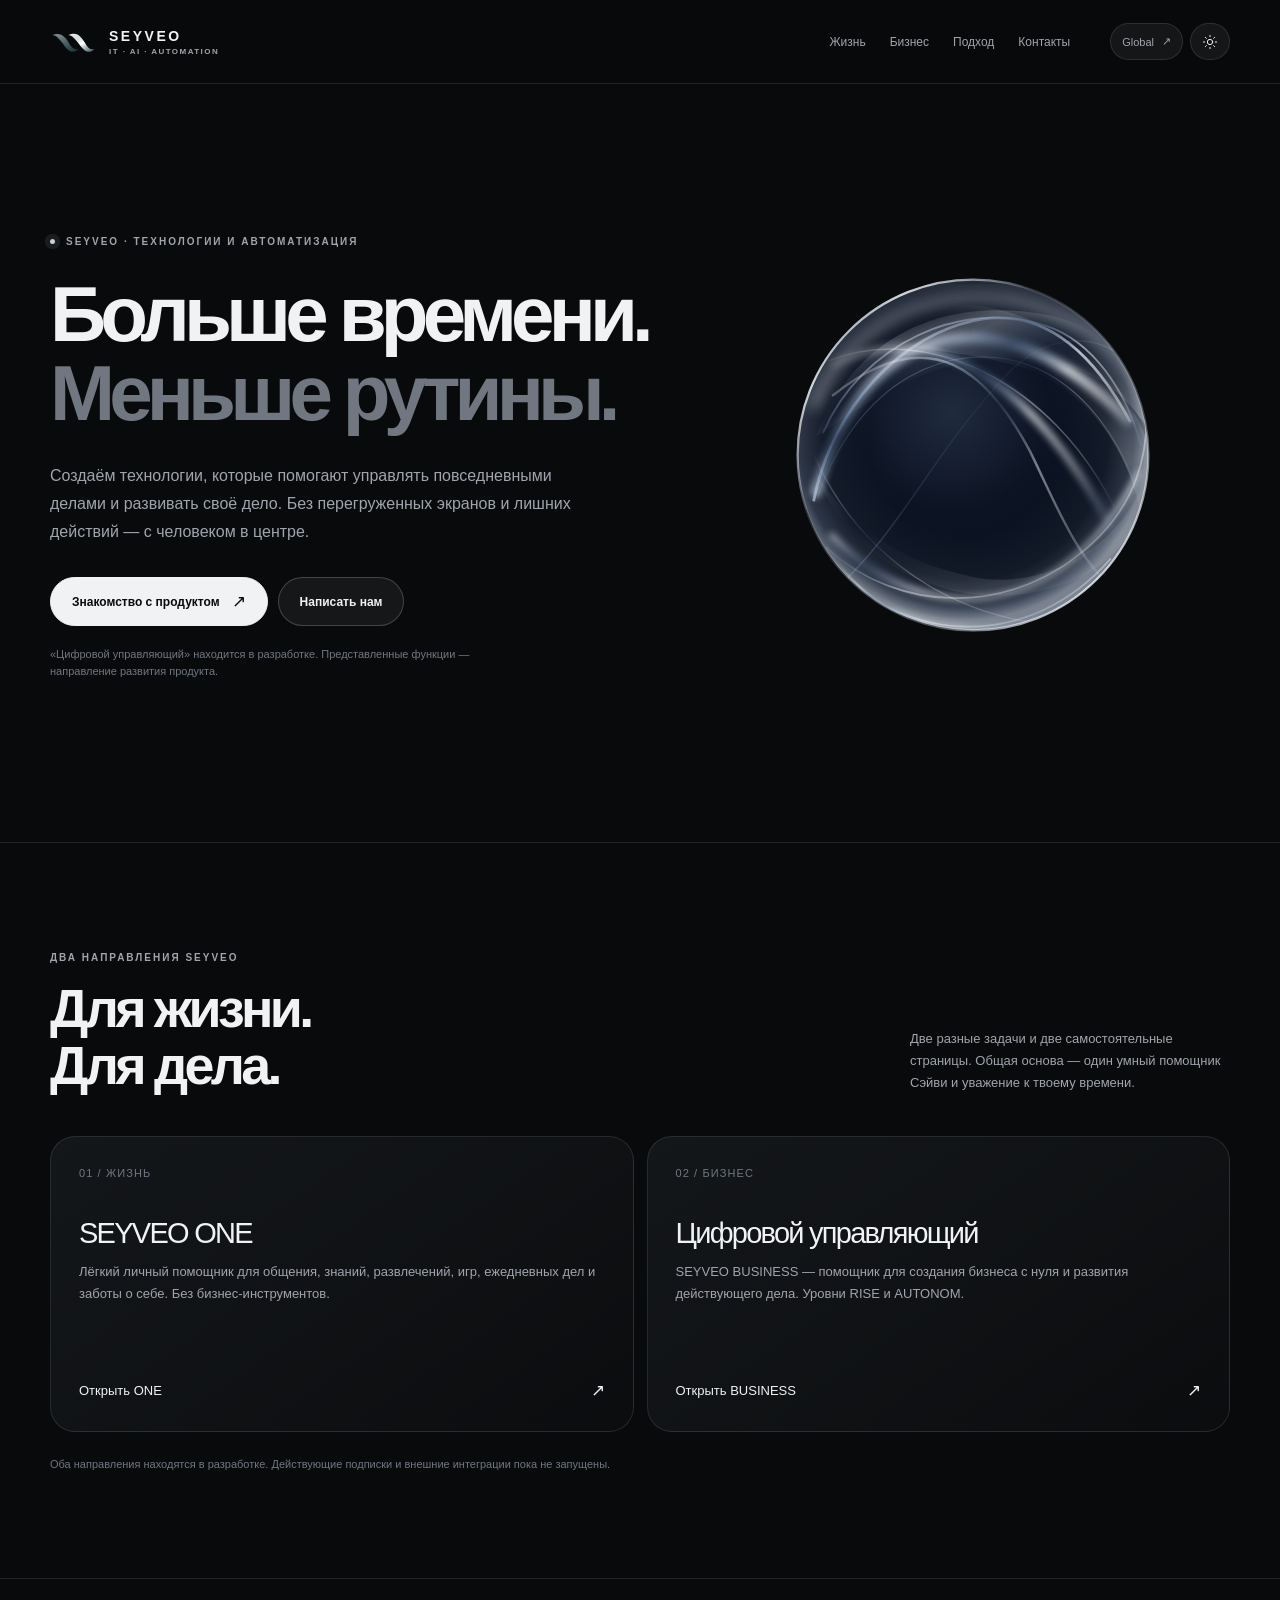
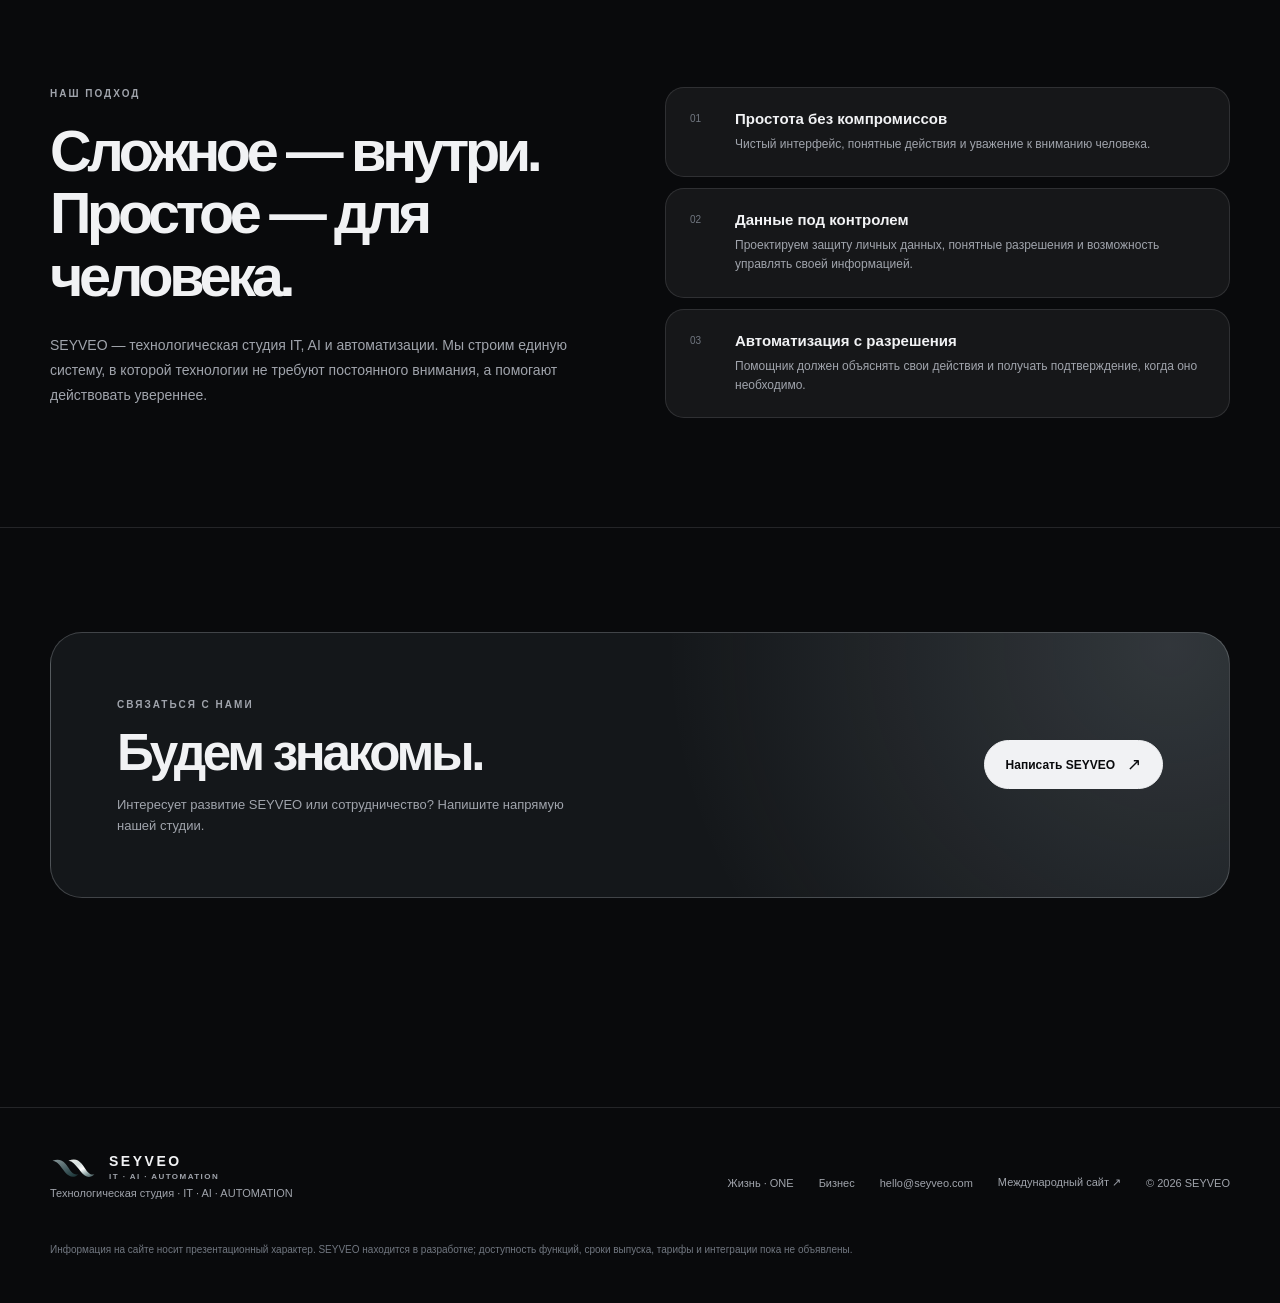
<file: index.html>
<!doctype html>
<html lang="ru" data-site="rus" data-theme="dark">
<head>
  <meta charset="utf-8"/>
  <meta name="viewport" content="width=device-width,initial-scale=1,viewport-fit=cover"/>
  <meta name="theme-color" content="#090a0c"/>
  <meta name="description" content="SEYVEO — технологическая студия AI и автоматизации. Два направления: ONE — для жизни, «Цифровой управляющий» — для бизнеса. Российский сайт."/>
  <meta name="robots" content="noindex,nofollow"/>
  <meta property="og:type" content="website"/>
  <meta property="og:title" content="SEYVEO — технологии для жизни и бизнеса"/>
  <meta property="og:description" content="SEYVEO — технологическая студия AI и автоматизации. Два направления: ONE — для жизни, «Цифровой управляющий» — для бизнеса. Российский сайт."/>
  <meta property="og:url" content="https://seyveo.ru/"/>
  <link rel="canonical" href="https://seyveo.ru/"/>
  <link rel="alternate" hreflang="ru-RU" href="https://seyveo.ru/"/>
  <link rel="alternate" hreflang="en" href="https://seyveo.com/"/>
  <link rel="alternate" hreflang="ru" href="https://seyveo.com/ru/"/>
  <link rel="alternate" hreflang="x-default" href="https://seyveo.com/"/>
  <link rel="icon" type="image/svg+xml" href="assets/official-logo.svg"/>
  <link rel="stylesheet" href="assets/style.css?v=20261022-1"/>
  <title>SEYVEO — технологии для жизни и бизнеса</title>
  <script defer src="assets/site.js"></script>
</head>
<body>
<a class="skip" href="#main">Перейти к содержимому</a>
<header class="header">
  <div class="container nav">
    <a class="brand" href="#top" aria-label="SEYVEO">
      <img src="assets/official-logo.svg" width="49" height="34" alt=""/>
      <span class="brand-text"><span class="brand-name">SEYVEO</span><span class="brand-sub">IT · AI · AUTOMATION</span></span>
    </a>
    <nav class="links" aria-label="Основное меню"><a href="life/">Жизнь</a><a href="business/">Бизнес</a><a href="#approach">Подход</a><a href="#contact">Контакты</a></nav>
    <div class="tools">
      <a class="tool tool-label" href="https://seyveo.com/" title="Международный сайт">Global <span aria-hidden="true">↗</span></a>
      <button class="tool" type="button" data-theme-toggle data-light-label="Светлая тема" data-dark-label="Тёмная тема" aria-label="Светлая тема" title="Светлая тема">
        <svg viewBox="0 0 24 24" aria-hidden="true"><circle cx="12" cy="12" r="4"/><path d="M12 2v2m0 16v2M2 12h2m16 0h2M5 5l1.5 1.5m11 11L19 19M5 19l1.5-1.5m11-11L19 5"/></svg>
      </button>
      <button class="tool menu-toggle" type="button" data-menu-toggle aria-label="Открыть меню" aria-controls="menu-panel" aria-expanded="false">
        <svg viewBox="0 0 24 24" aria-hidden="true"><path d="M4 8h16M4 16h16"/></svg>
      </button>
    </div>
  </div>
  <nav class="menu-panel" id="menu-panel" data-menu aria-hidden="true" aria-label="Мобильное меню"><a href="life/">Жизнь · ONE</a><a href="business/">Бизнес · Цифровой управляющий</a><a href="#approach">Подход</a><a href="#contact">Контакты</a></nav>
</header>
<main id="main">
  <div id="top" class="hero">
    <div class="container hero-grid">
      <div class="hero-heading reveal">
        <div class="eyebrow"><span class="small-circle"></span>SEYVEO · ТЕХНОЛОГИИ И АВТОМАТИЗАЦИЯ</div>
        <h1>Больше времени.<br/><span>Меньше рутины.</span></h1>
      </div>
      <div class="hero-plasma reveal" role="img" aria-label="Фирменная плазма SEYVEO">
        <div class="orb">
          <img class="orb-dark" src="assets/plasma-signature.svg" alt="" decoding="async"/>
          <img class="orb-light" src="assets/plasma-signature-light.svg" alt="" decoding="async"/>
        </div>
      </div>
      <div class="hero-details reveal">
        <p class="intro">Создаём технологии, которые помогают управлять повседневными делами и развивать своё дело. Без перегруженных экранов и лишних действий — с человеком в центре.</p>
        <div class="actions"><a href="#product" class="btn btn-primary">Знакомство с продуктом <span class="arrow" aria-hidden="true">↗</span></a><a href="mailto:hello@seyveo.com" class="btn btn-outline">Написать нам</a></div>
        <p class="fineprint">«Цифровой управляющий» находится в разработке. Представленные функции — направление развития продукта.</p>
      </div>
    </div>
  </div>
  <section class="section dividing" id="product"><div class="container">
    <div class="section-head"><div><span class="overline">ДВА НАПРАВЛЕНИЯ SEYVEO</span><h2>Для жизни.<br>Для дела.</h2></div><p>Две разные задачи и две самостоятельные страницы. Общая основа — один умный помощник Сэйви и уважение к твоему времени.</p></div>
    <div class="cards cards-two" id="capabilities">
      <article class="card"><div class="num">01 / ЖИЗНЬ</div><h3>SEYVEO ONE</h3><p>Лёгкий личный помощник для общения, знаний, развлечений, игр, ежедневных дел и заботы о себе. Без бизнес-инструментов.</p><a class="card-link" href="life/" aria-label="Открыть страницу SEYVEO ONE">Открыть ONE <span class="arrow" aria-hidden="true">↗</span></a></article>
      <article class="card"><div class="num">02 / БИЗНЕС</div><h3>Цифровой управляющий</h3><p>SEYVEO BUSINESS — помощник для создания бизнеса с нуля и развития действующего дела. Уровни RISE и AUTONOM.</p><a class="card-link" href="business/" aria-label="Открыть страницу SEYVEO BUSINESS">Открыть BUSINESS <span class="arrow" aria-hidden="true">↗</span></a></article>
    </div>
    <p class="product-footnote">Оба направления находятся в разработке. Действующие подписки и внешние интеграции пока не запущены.</p>
  </div></section>
  <section class="section dividing" id="approach"><div class="container statement">
    <div class="statement-copy"><span class="overline">НАШ ПОДХОД</span><h2>Сложное — внутри. Простое — для человека.</h2><p>SEYVEO — технологическая студия IT, AI и автоматизации. Мы строим единую систему, в которой технологии не требуют постоянного внимания, а помогают действовать увереннее.</p></div>
    <div class="principles">
      <div class="principle"><div class="principle-index">01</div><div><h3>Простота без компромиссов</h3><p>Чистый интерфейс, понятные действия и уважение к вниманию человека.</p></div></div>
      <div class="principle"><div class="principle-index">02</div><div><h3>Данные под контролем</h3><p>Проектируем защиту личных данных, понятные разрешения и возможность управлять своей информацией.</p></div></div>
      <div class="principle"><div class="principle-index">03</div><div><h3>Автоматизация с разрешения</h3><p>Помощник должен объяснять свои действия и получать подтверждение, когда оно необходимо.</p></div></div>
    </div>
  </div></section>
  <section class="section dividing" id="contact"><div class="container"><div class="contact">
    <div><span class="overline">СВЯЗАТЬСЯ С НАМИ</span><h2>Будем знакомы.</h2><p>Интересует развитие SEYVEO или сотрудничество? Напишите напрямую нашей студии.</p></div>
    <a class="btn btn-primary" href="mailto:hello@seyveo.com">Написать SEYVEO <span class="arrow" aria-hidden="true">↗</span></a>
  </div></div></section>
</main>
<footer class="footer"><div class="container"><div class="foot-grid"><div><a class="brand" href="#top" aria-label="SEYVEO"><img src="assets/official-logo.svg" alt="" width="49" height="34"/><span class="brand-text"><span class="brand-name">SEYVEO</span><span class="brand-sub">IT · AI · AUTOMATION</span></span></a><p class="foot-label">Технологическая студия · IT · AI · AUTOMATION</p></div><div class="foot-links"><a href="life/">Жизнь · ONE</a><a href="business/">Бизнес</a><a href="mailto:hello@seyveo.com">hello@seyveo.com</a><a href="https://seyveo.com/">Международный сайт ↗</a><span>© 2026 SEYVEO</span></div></div><p class="legal">Информация на сайте носит презентационный характер. SEYVEO находится в разработке; доступность функций, сроки выпуска, тарифы и интеграции пока не объявлены.</p></div></footer>
</body>
</html>
</file>
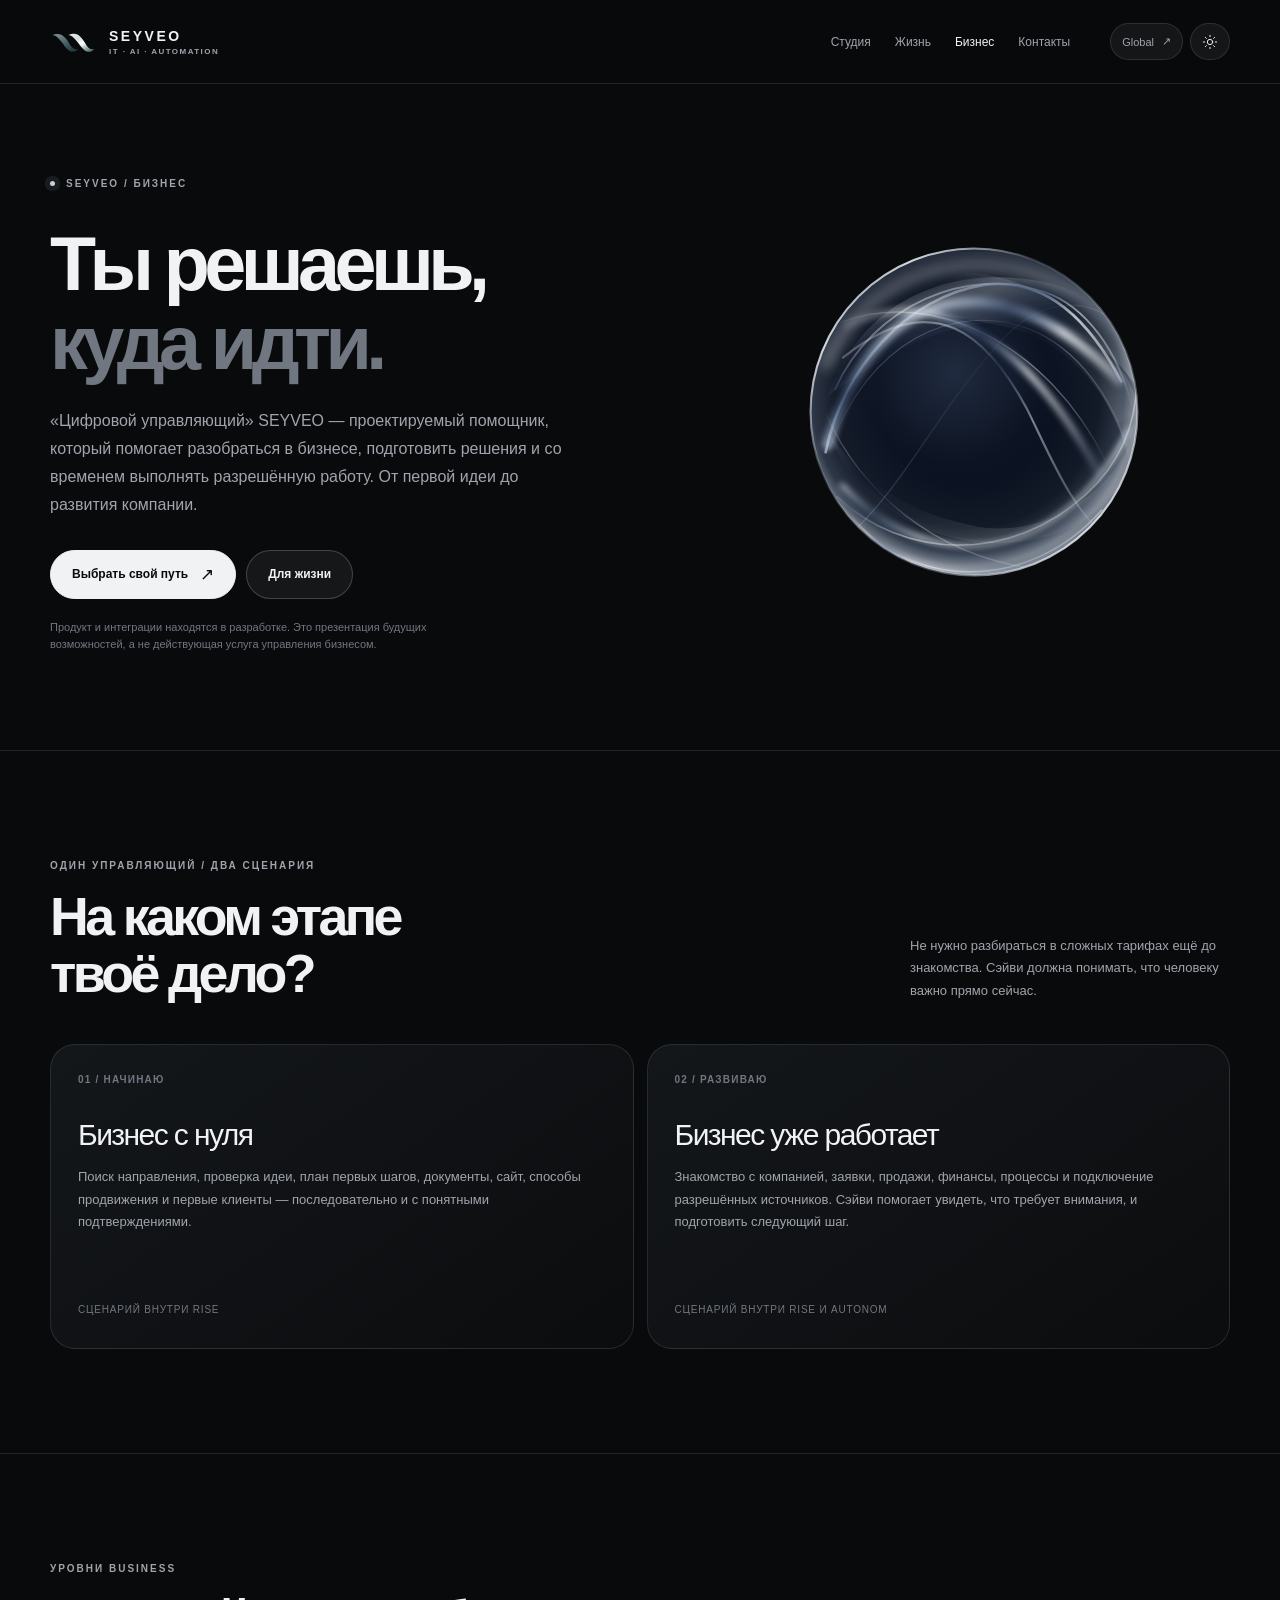
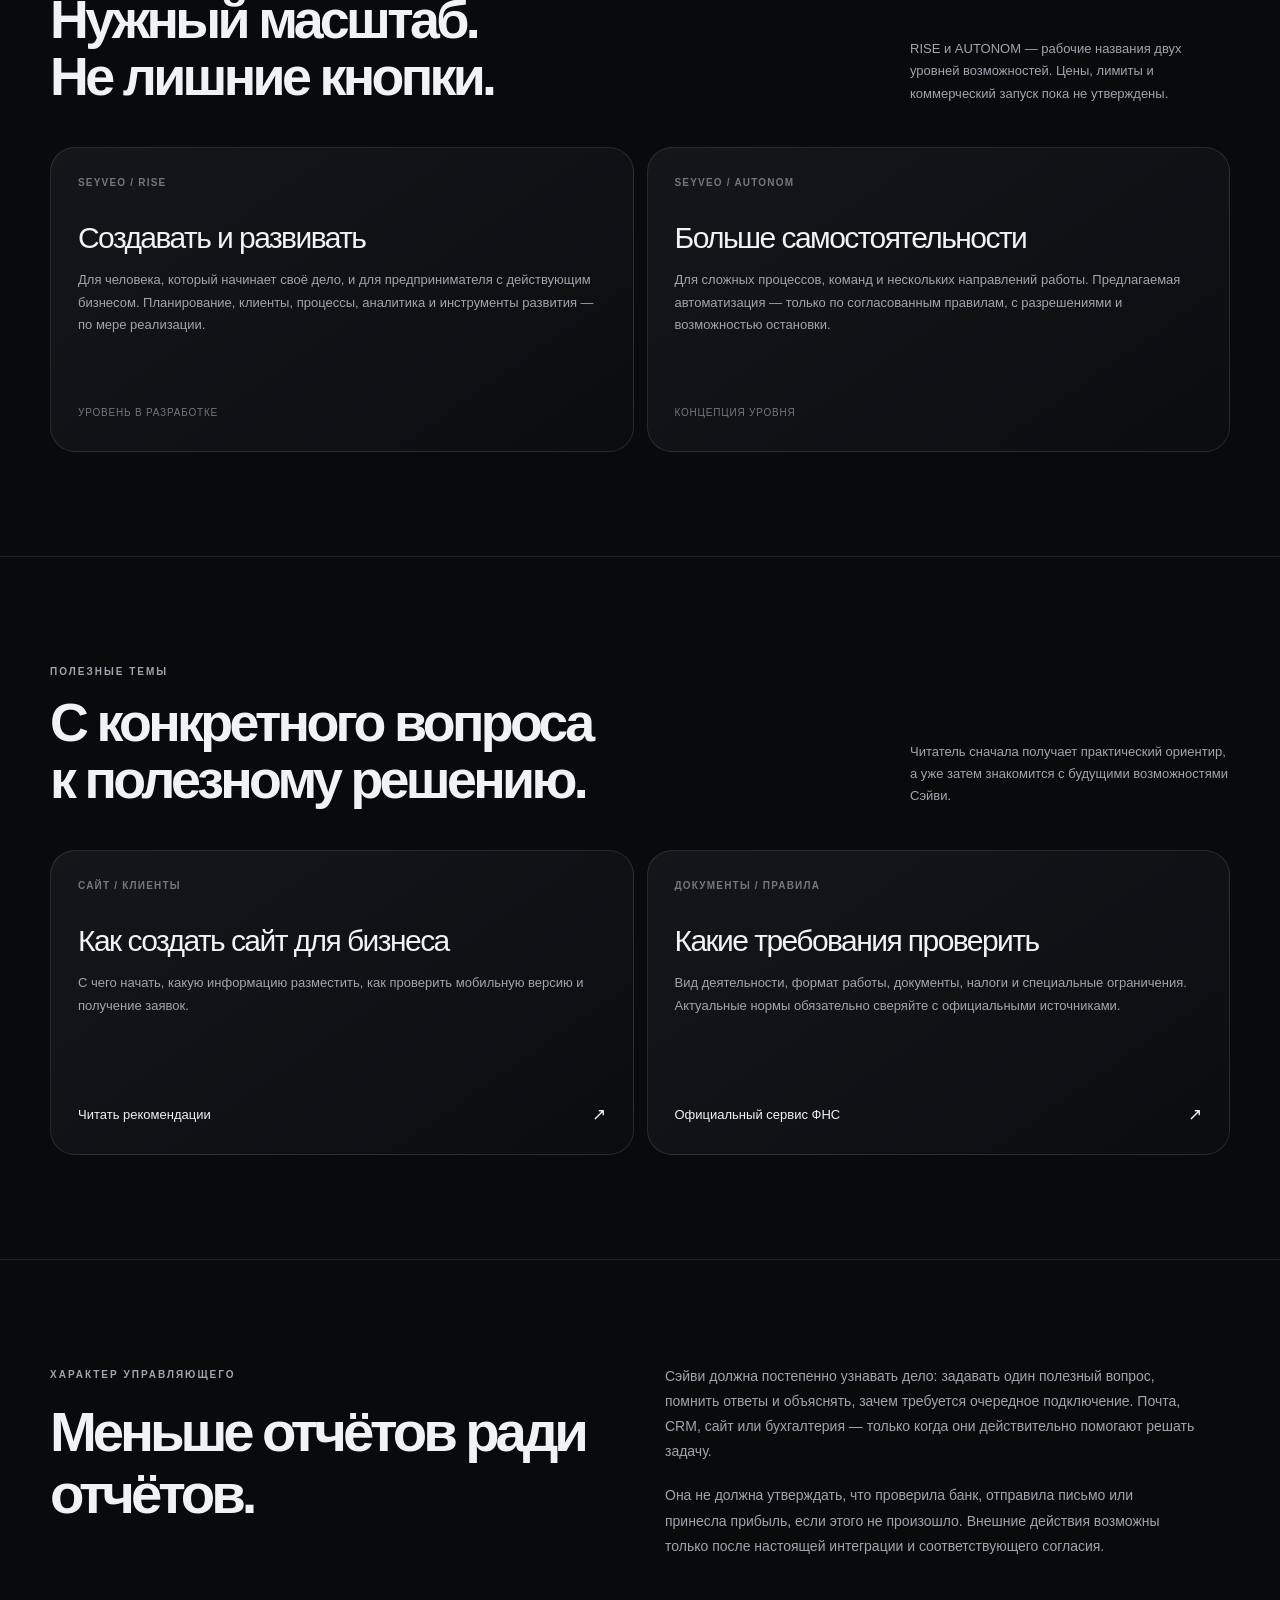
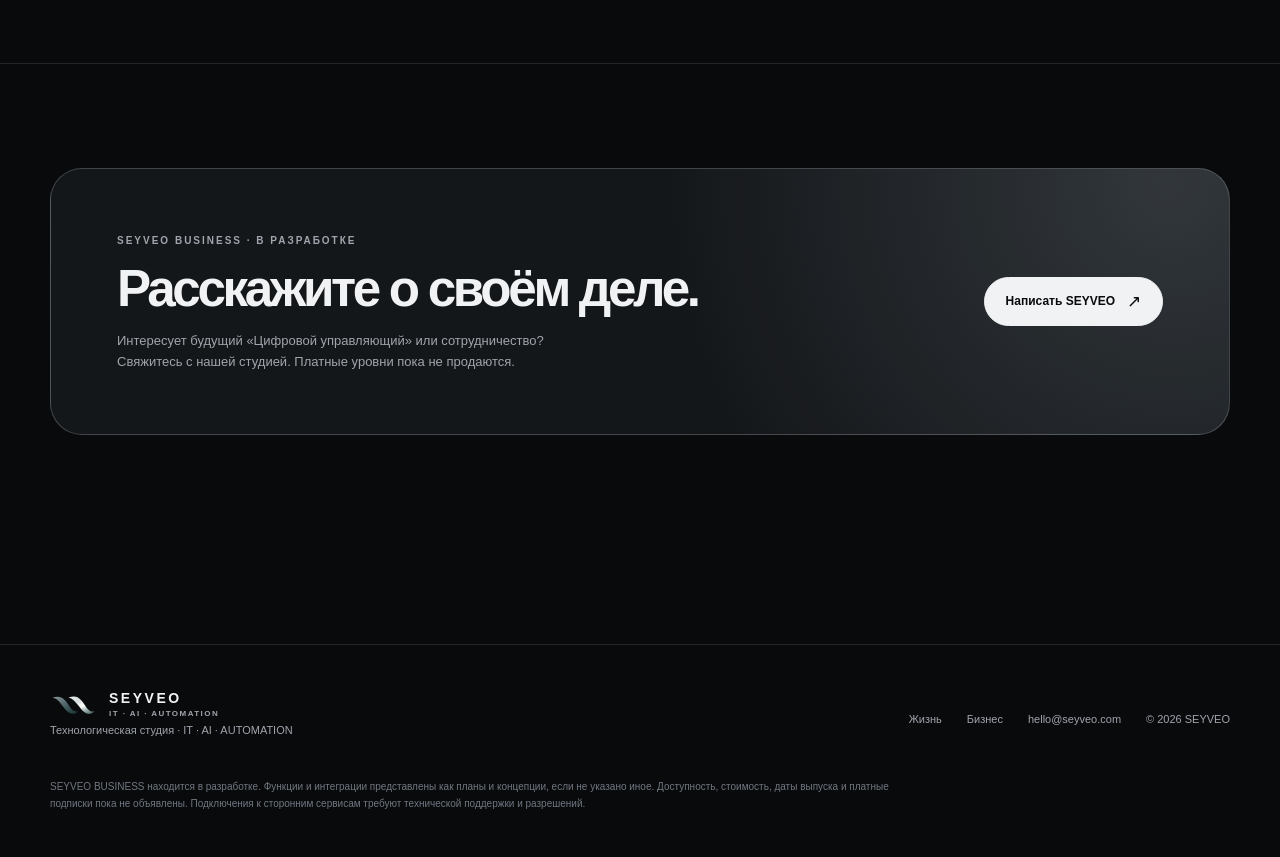
<file: business/index.html>
<!doctype html>
<html lang="ru" data-site="rus" data-theme="dark">
<head>
  <meta charset="utf-8">
  <meta name="viewport" content="width=device-width,initial-scale=1,viewport-fit=cover">
  <meta name="theme-color" content="#090a0c">
  <meta name="description" content="SEYVEO BUSINESS — концепция цифрового управляющего для создания бизнеса с нуля и развития действующей компании. RISE и AUTONOM. В разработке.">
  <meta name="robots" content="noindex,nofollow">
  <meta property="og:type" content="website">
  <meta property="og:title" content="SEYVEO BUSINESS — Цифровой управляющий">
  <meta property="og:description" content="SEYVEO BUSINESS — концепция цифрового управляющего для создания бизнеса с нуля и развития действующей компании. RISE и AUTONOM. В разработке.">
  <meta property="og:url" content="https://seyveo.ru/business/">
  <link rel="canonical" href="https://seyveo.ru/business/">
  <link rel="icon" type="image/svg+xml" href="../assets/official-logo.svg">
  <link rel="stylesheet" href="../assets/style.css?v=20261022-2">
  <title>SEYVEO BUSINESS — Цифровой управляющий</title>
  <script defer src="../assets/site.js"></script>
</head>
<body>
<a class="skip" href="#main">Перейти к содержимому</a>
<header class="header">
  <div class="container nav">
    <a class="brand" href="../" aria-label="SEYVEO — главная"><img src="../assets/official-logo.svg" width="49" height="34" alt=""><span class="brand-text"><span class="brand-name">SEYVEO</span><span class="brand-sub">IT · AI · AUTOMATION</span></span></a>
    <nav class="links" aria-label="Основное меню">
      <a href="../">Студия</a><a href="../life/" >Жизнь</a><a href="../business/" aria-current="page">Бизнес</a><a href="#contact">Контакты</a>
    </nav>
    <div class="tools">
      <a class="tool tool-label" href="https://seyveo.com/" title="Международный сайт">Global <span aria-hidden="true">↗</span></a>
      <button class="tool" type="button" data-theme-toggle data-light-label="Светлая тема" data-dark-label="Тёмная тема" aria-label="Светлая тема" title="Светлая тема"><svg viewBox="0 0 24 24" aria-hidden="true"><circle cx="12" cy="12" r="4"/><path d="M12 2v2m0 16v2M2 12h2m16 0h2M5 5l1.5 1.5m11 11L19 19M5 19l1.5-1.5m11-11L19 5"/></svg></button>
      <button class="tool menu-toggle" type="button" data-menu-toggle aria-label="Открыть меню" aria-controls="menu-panel" aria-expanded="false"><svg viewBox="0 0 24 24" aria-hidden="true"><path d="M4 8h16M4 16h16"/></svg></button>
    </div>
  </div>
  <nav class="menu-panel" id="menu-panel" data-menu aria-hidden="true" aria-label="Мобильное меню">
    <a href="../">Студия</a><a href="../life/">Жизнь · ONE</a><a href="../business/">Бизнес · Цифровой управляющий</a><a href="#contact">Контакты</a>
  </nav>
</header>
<main id="main">
<section class="product-hero" aria-labelledby="business-title">
 <div class="container product-hero-grid">
  <div class="product-hero-copy reveal">
   <p class="eyebrow"><span class="small-circle"></span>SEYVEO / БИЗНЕС</p>
   <h1 id="business-title">Ты решаешь,<br><span>куда идти.</span></h1>
   <p class="product-lead">«Цифровой управляющий» SEYVEO — проектируемый помощник, который помогает разобраться в бизнесе, подготовить решения и со временем выполнять разрешённую работу. От первой идеи до развития компании.</p>
   <div class="actions"><a class="btn btn-primary" href="#routes">Выбрать свой путь <span class="arrow" aria-hidden="true">↗</span></a><a class="btn btn-outline" href="../life/">Для жизни</a></div>
   <p class="fineprint">Продукт и интеграции находятся в разработке. Это презентация будущих возможностей, а не действующая услуга управления бизнесом.</p>
  </div>
  <div class="product-visual reveal" role="img" aria-label="Фирменная плазма SEYVEO"><div class="orb"><img class="orb-dark" src="../assets/plasma-signature.svg" alt="" decoding="async"><img class="orb-light" src="../assets/plasma-signature-light.svg" alt="" decoding="async"></div></div>
 </div>
</section>
<section class="section dividing" id="routes"><div class="container">
 <div class="section-head"><div><span class="overline">ОДИН УПРАВЛЯЮЩИЙ / ДВА СЦЕНАРИЯ</span><h2>На каком этапе<br>твоё дело?</h2></div><p>Не нужно разбираться в сложных тарифах ещё до знакомства. Сэйви должна понимать, что человеку важно прямо сейчас.</p></div>
 <div class="product-grid product-grid-two">
  <article class="product-card"><span class="product-index">01 / НАЧИНАЮ</span><h3>Бизнес с нуля</h3><p>Поиск направления, проверка идеи, план первых шагов, документы, сайт, способы продвижения и первые клиенты — последовательно и с понятными подтверждениями.</p><p class="product-card-bottom">СЦЕНАРИЙ ВНУТРИ RISE</p></article>
  <article class="product-card"><span class="product-index">02 / РАЗВИВАЮ</span><h3>Бизнес уже работает</h3><p>Знакомство с компанией, заявки, продажи, финансы, процессы и подключение разрешённых источников. Сэйви помогает увидеть, что требует внимания, и подготовить следующий шаг.</p><p class="product-card-bottom">СЦЕНАРИЙ ВНУТРИ RISE И AUTONOM</p></article>
 </div>
</div></section>
<section class="section dividing" id="levels"><div class="container">
 <div class="section-head"><div><span class="overline">УРОВНИ BUSINESS</span><h2>Нужный масштаб.<br>Не лишние кнопки.</h2></div><p>RISE и AUTONOM — рабочие названия двух уровней возможностей. Цены, лимиты и коммерческий запуск пока не утверждены.</p></div>
 <div class="product-grid product-grid-two">
  <article class="product-card"><span class="product-index">SEYVEO / RISE</span><h3>Создавать и развивать</h3><p>Для человека, который начинает своё дело, и для предпринимателя с действующим бизнесом. Планирование, клиенты, процессы, аналитика и инструменты развития — по мере реализации.</p><p class="product-card-bottom">УРОВЕНЬ В РАЗРАБОТКЕ</p></article>
  <article class="product-card"><span class="product-index">SEYVEO / AUTONOM</span><h3>Больше самостоятельности</h3><p>Для сложных процессов, команд и нескольких направлений работы. Предлагаемая автоматизация — только по согласованным правилам, с разрешениями и возможностью остановки.</p><p class="product-card-bottom">КОНЦЕПЦИЯ УРОВНЯ</p></article>
 </div>
</div></section>
<section class="section dividing"><div class="container">
 <div class="section-head"><div><span class="overline">ПОЛЕЗНЫЕ ТЕМЫ</span><h2>С конкретного вопроса<br>к полезному решению.</h2></div><p>Читатель сначала получает практический ориентир, а уже затем знакомится с будущими возможностями Сэйви.</p></div>
 <div class="product-grid product-grid-two">
  <article class="product-card"><span class="product-index">САЙТ / КЛИЕНТЫ</span><h3>Как создать сайт для бизнеса</h3><p>С чего начать, какую информацию разместить, как проверить мобильную версию и получение заявок.</p><a class="card-link" href="website/">Читать рекомендации <span class="arrow" aria-hidden="true">↗</span></a></article>
  <article class="product-card"><span class="product-index">ДОКУМЕНТЫ / ПРАВИЛА</span><h3>Какие требования проверить</h3><p>Вид деятельности, формат работы, документы, налоги и специальные ограничения. Актуальные нормы обязательно сверяйте с официальными источниками.</p><a class="card-link" href="https://service.nalog.ru/gosreg/about.html" target="_blank" rel="noopener noreferrer">Официальный сервис ФНС <span class="arrow" aria-hidden="true">↗</span></a></article>
 </div>
</div></section>
<section class="section dividing"><div class="container product-split">
 <div><span class="overline">ХАРАКТЕР УПРАВЛЯЮЩЕГО</span><h2>Меньше отчётов ради отчётов.</h2></div>
 <div><p>Сэйви должна постепенно узнавать дело: задавать один полезный вопрос, помнить ответы и объяснять, зачем требуется очередное подключение. Почта, CRM, сайт или бухгалтерия — только когда они действительно помогают решать задачу.</p><p>Она не должна утверждать, что проверила банк, отправила письмо или принесла прибыль, если этого не произошло. Внешние действия возможны только после настоящей интеграции и соответствующего согласия.</p></div>
</div></section>
<section class="section dividing" id="contact"><div class="container"><div class="contact">
 <div><span class="overline">SEYVEO BUSINESS · В РАЗРАБОТКЕ</span><h2>Расскажите о своём деле.</h2><p>Интересует будущий «Цифровой управляющий» или сотрудничество? Свяжитесь с нашей студией. Платные уровни пока не продаются.</p></div>
 <a class="btn btn-primary" href="mailto:hello@seyveo.com?subject=SEYVEO%20BUSINESS">Написать SEYVEO <span class="arrow" aria-hidden="true">↗</span></a>
</div></div></section>
</main>
<footer class="footer"><div class="container">
  <div class="foot-grid">
    <div><a class="brand" href="../" aria-label="SEYVEO — главная"><img src="../assets/official-logo.svg" alt="" width="49" height="34"><span class="brand-text"><span class="brand-name">SEYVEO</span><span class="brand-sub">IT · AI · AUTOMATION</span></span></a><p class="foot-label">Технологическая студия · IT · AI · AUTOMATION</p></div>
    <div class="foot-links"><a href="../life/">Жизнь</a><a href="../business/">Бизнес</a><a href="mailto:hello@seyveo.com">hello@seyveo.com</a><span>© 2026 SEYVEO</span></div>
  </div>
  <p class="legal">SEYVEO BUSINESS находится в разработке. Функции и интеграции представлены как планы и концепции, если не указано иное. Доступность, стоимость, даты выпуска и платные подписки пока не объявлены. Подключения к сторонним сервисам требуют технической поддержки и разрешений.</p>
</div></footer>
</body></html>
</file>
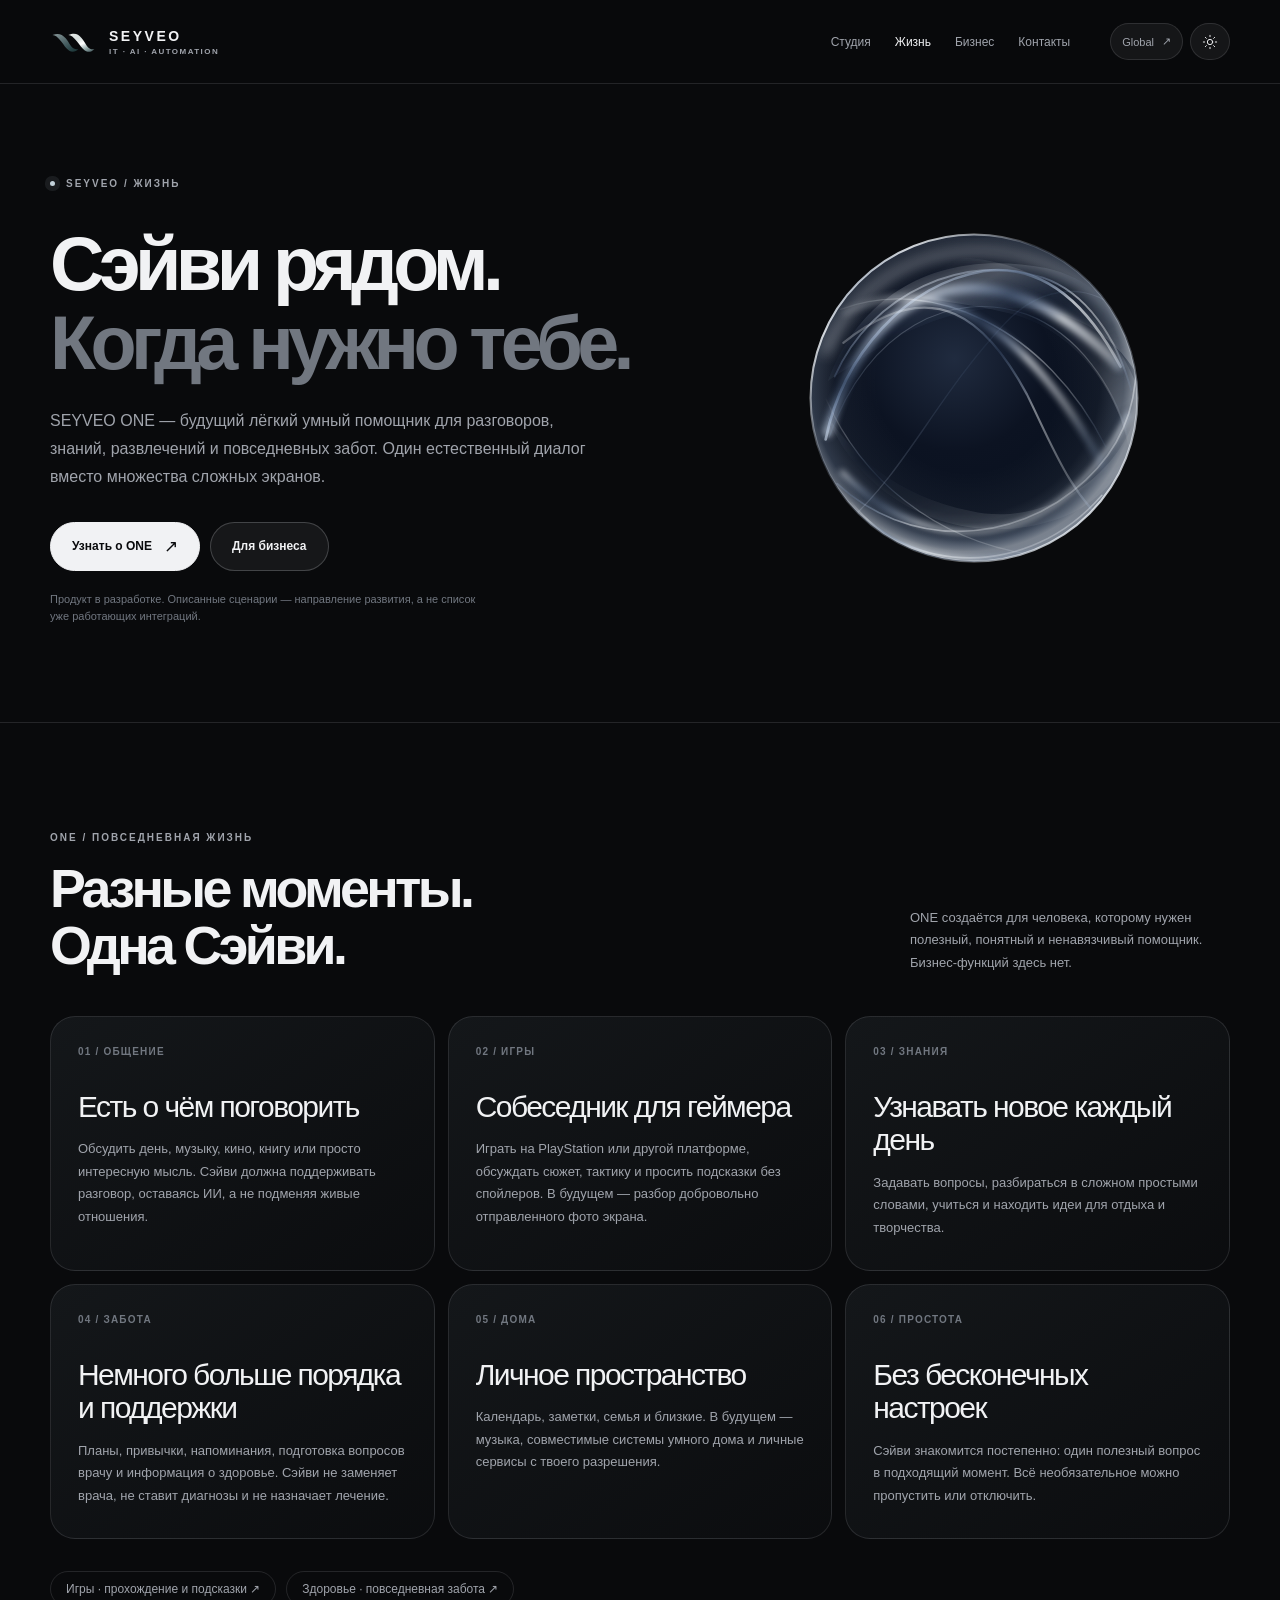
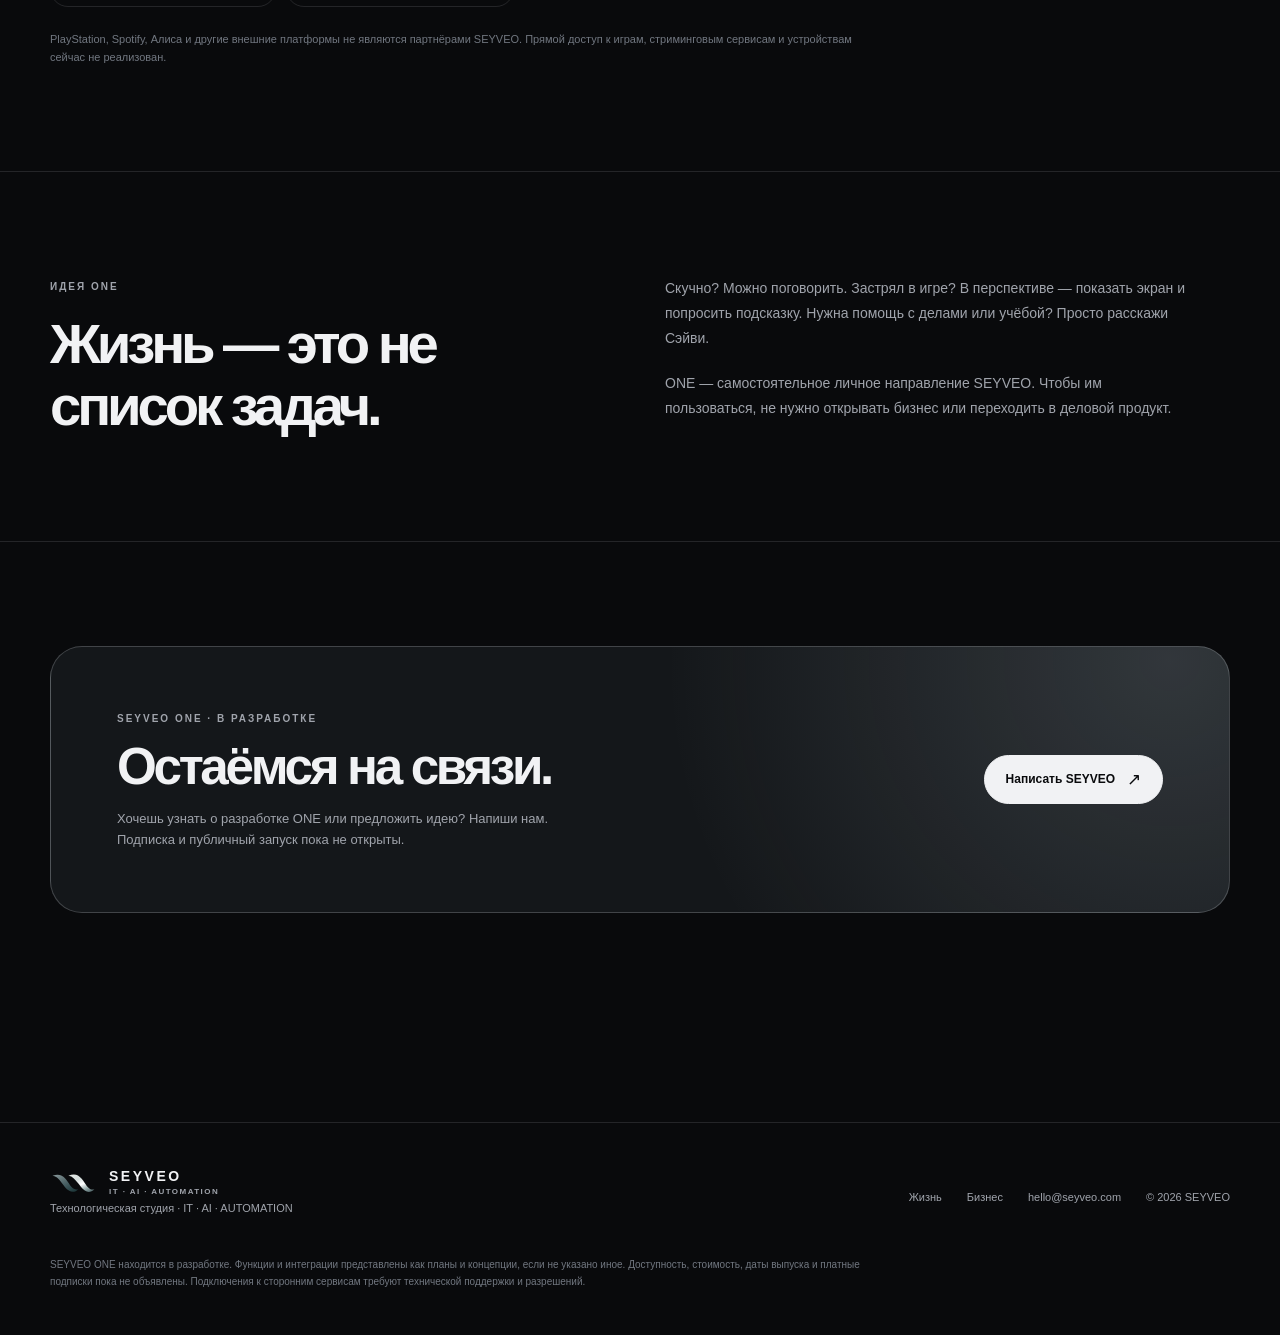
<file: life/index.html>
<!doctype html>
<html lang="ru" data-site="rus" data-theme="dark">
<head>
  <meta charset="utf-8">
  <meta name="viewport" content="width=device-width,initial-scale=1,viewport-fit=cover">
  <meta name="theme-color" content="#090a0c">
  <meta name="description" content="SEYVEO ONE — концепция лёгкого личного ИИ-помощника для общения, знаний, игр, ежедневных дел и заботы о себе. В разработке.">
  <meta name="robots" content="noindex,nofollow">
  <meta property="og:type" content="website">
  <meta property="og:title" content="SEYVEO ONE — умный помощник для жизни">
  <meta property="og:description" content="SEYVEO ONE — концепция лёгкого личного ИИ-помощника для общения, знаний, игр, ежедневных дел и заботы о себе. В разработке.">
  <meta property="og:url" content="https://seyveo.ru/life/">
  <link rel="canonical" href="https://seyveo.ru/life/">
  <link rel="icon" type="image/svg+xml" href="../assets/official-logo.svg">
  <link rel="stylesheet" href="../assets/style.css?v=20261022-2">
  <title>SEYVEO ONE — умный помощник для жизни</title>
  <script defer src="../assets/site.js"></script>
</head>
<body>
<a class="skip" href="#main">Перейти к содержимому</a>
<header class="header">
  <div class="container nav">
    <a class="brand" href="../" aria-label="SEYVEO — главная"><img src="../assets/official-logo.svg" width="49" height="34" alt=""><span class="brand-text"><span class="brand-name">SEYVEO</span><span class="brand-sub">IT · AI · AUTOMATION</span></span></a>
    <nav class="links" aria-label="Основное меню">
      <a href="../">Студия</a><a href="../life/" aria-current="page">Жизнь</a><a href="../business/" >Бизнес</a><a href="#contact">Контакты</a>
    </nav>
    <div class="tools">
      <a class="tool tool-label" href="https://seyveo.com/" title="Международный сайт">Global <span aria-hidden="true">↗</span></a>
      <button class="tool" type="button" data-theme-toggle data-light-label="Светлая тема" data-dark-label="Тёмная тема" aria-label="Светлая тема" title="Светлая тема"><svg viewBox="0 0 24 24" aria-hidden="true"><circle cx="12" cy="12" r="4"/><path d="M12 2v2m0 16v2M2 12h2m16 0h2M5 5l1.5 1.5m11 11L19 19M5 19l1.5-1.5m11-11L19 5"/></svg></button>
      <button class="tool menu-toggle" type="button" data-menu-toggle aria-label="Открыть меню" aria-controls="menu-panel" aria-expanded="false"><svg viewBox="0 0 24 24" aria-hidden="true"><path d="M4 8h16M4 16h16"/></svg></button>
    </div>
  </div>
  <nav class="menu-panel" id="menu-panel" data-menu aria-hidden="true" aria-label="Мобильное меню">
    <a href="../">Студия</a><a href="../life/">Жизнь · ONE</a><a href="../business/">Бизнес · Цифровой управляющий</a><a href="#contact">Контакты</a>
  </nav>
</header>
<main id="main">
<section class="product-hero" aria-labelledby="life-title">
 <div class="container product-hero-grid">
  <div class="product-hero-copy reveal">
   <p class="eyebrow"><span class="small-circle"></span>SEYVEO / ЖИЗНЬ</p>
   <h1 id="life-title">Сэйви рядом.<br><span>Когда нужно тебе.</span></h1>
   <p class="product-lead">SEYVEO ONE — будущий лёгкий умный помощник для разговоров, знаний, развлечений и повседневных забот. Один естественный диалог вместо множества сложных экранов.</p>
   <div class="actions"><a class="btn btn-primary" href="#possibilities">Узнать о ONE <span class="arrow" aria-hidden="true">↗</span></a><a class="btn btn-outline" href="../business/">Для бизнеса</a></div>
   <p class="fineprint">Продукт в разработке. Описанные сценарии — направление развития, а не список уже работающих интеграций.</p>
  </div>
  <div class="product-visual reveal" role="img" aria-label="Фирменная плазма SEYVEO"><div class="orb"><img class="orb-dark" src="../assets/plasma-signature.svg" alt="" decoding="async"><img class="orb-light" src="../assets/plasma-signature-light.svg" alt="" decoding="async"></div></div>
 </div>
</section>
<section class="section dividing" id="possibilities"><div class="container">
 <div class="section-head"><div><span class="overline">ONE / ПОВСЕДНЕВНАЯ ЖИЗНЬ</span><h2>Разные моменты.<br>Одна Сэйви.</h2></div><p>ONE создаётся для человека, которому нужен полезный, понятный и ненавязчивый помощник. Бизнес-функций здесь нет.</p></div>
 <div class="product-grid">
  <article class="product-card"><span class="product-index">01 / ОБЩЕНИЕ</span><h3>Есть о чём поговорить</h3><p>Обсудить день, музыку, кино, книгу или просто интересную мысль. Сэйви должна поддерживать разговор, оставаясь ИИ, а не подменяя живые отношения.</p></article>
  <article class="product-card"><span class="product-index">02 / ИГРЫ</span><h3>Собеседник для геймера</h3><p>Играть на PlayStation или другой платформе, обсуждать сюжет, тактику и просить подсказки без спойлеров. В будущем — разбор добровольно отправленного фото экрана.</p></article>
  <article class="product-card"><span class="product-index">03 / ЗНАНИЯ</span><h3>Узнавать новое каждый день</h3><p>Задавать вопросы, разбираться в сложном простыми словами, учиться и находить идеи для отдыха и творчества.</p></article>
  <article class="product-card"><span class="product-index">04 / ЗАБОТА</span><h3>Немного больше порядка и поддержки</h3><p>Планы, привычки, напоминания, подготовка вопросов врачу и информация о здоровье. Сэйви не заменяет врача, не ставит диагнозы и не назначает лечение.</p></article>
  <article class="product-card"><span class="product-index">05 / ДОМА</span><h3>Личное пространство</h3><p>Календарь, заметки, семья и близкие. В будущем — музыка, совместимые системы умного дома и личные сервисы с твоего разрешения.</p></article>
  <article class="product-card"><span class="product-index">06 / ПРОСТОТА</span><h3>Без бесконечных настроек</h3><p>Сэйви знакомится постепенно: один полезный вопрос в подходящий момент. Всё необязательное можно пропустить или отключить.</p></article>
 </div>
 <nav class="topic-links" aria-label="Темы SEYVEO ONE"><a href="games/">Игры · прохождение и подсказки ↗</a><a href="health/">Здоровье · повседневная забота ↗</a></nav>
 <p class="product-footnote">PlayStation, Spotify, Алиса и другие внешние платформы не являются партнёрами SEYVEO. Прямой доступ к играм, стриминговым сервисам и устройствам сейчас не реализован.</p>
</div></section>
<section class="section dividing"><div class="container product-split">
 <div><span class="overline">ИДЕЯ ONE</span><h2>Жизнь — это не список задач.</h2></div>
 <div><p>Скучно? Можно поговорить. Застрял в игре? В перспективе — показать экран и попросить подсказку. Нужна помощь с делами или учёбой? Просто расскажи Сэйви.</p><p>ONE — самостоятельное личное направление SEYVEO. Чтобы им пользоваться, не нужно открывать бизнес или переходить в деловой продукт.</p></div>
</div></section>
<section class="section dividing" id="contact"><div class="container"><div class="contact">
 <div><span class="overline">SEYVEO ONE · В РАЗРАБОТКЕ</span><h2>Остаёмся на связи.</h2><p>Хочешь узнать о разработке ONE или предложить идею? Напиши нам. Подписка и публичный запуск пока не открыты.</p></div>
 <a class="btn btn-primary" href="mailto:hello@seyveo.com?subject=SEYVEO%20ONE">Написать SEYVEO <span class="arrow" aria-hidden="true">↗</span></a>
</div></div></section>
</main>
<footer class="footer"><div class="container">
  <div class="foot-grid">
    <div><a class="brand" href="../" aria-label="SEYVEO — главная"><img src="../assets/official-logo.svg" alt="" width="49" height="34"><span class="brand-text"><span class="brand-name">SEYVEO</span><span class="brand-sub">IT · AI · AUTOMATION</span></span></a><p class="foot-label">Технологическая студия · IT · AI · AUTOMATION</p></div>
    <div class="foot-links"><a href="../life/">Жизнь</a><a href="../business/">Бизнес</a><a href="mailto:hello@seyveo.com">hello@seyveo.com</a><span>© 2026 SEYVEO</span></div>
  </div>
  <p class="legal">SEYVEO ONE находится в разработке. Функции и интеграции представлены как планы и концепции, если не указано иное. Доступность, стоимость, даты выпуска и платные подписки пока не объявлены. Подключения к сторонним сервисам требуют технической поддержки и разрешений.</p>
</div></footer>
</body></html>
</file>
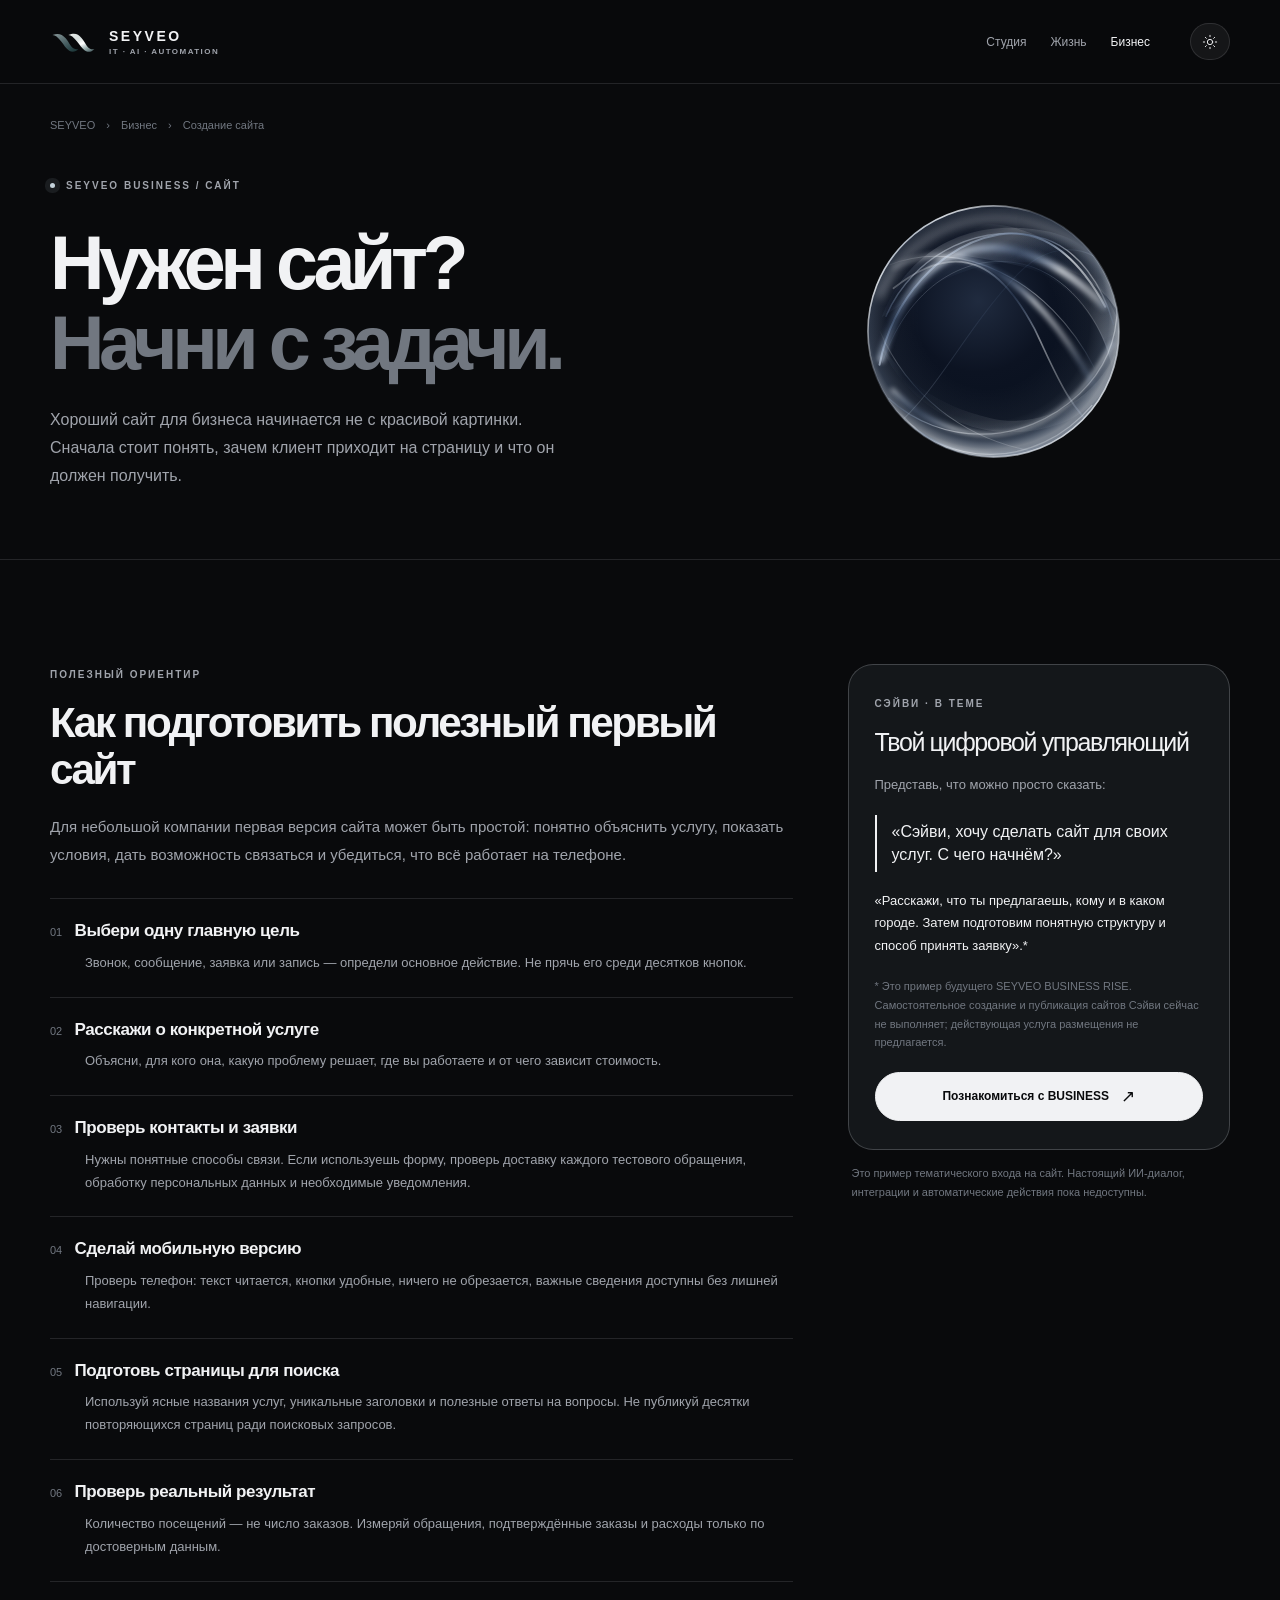
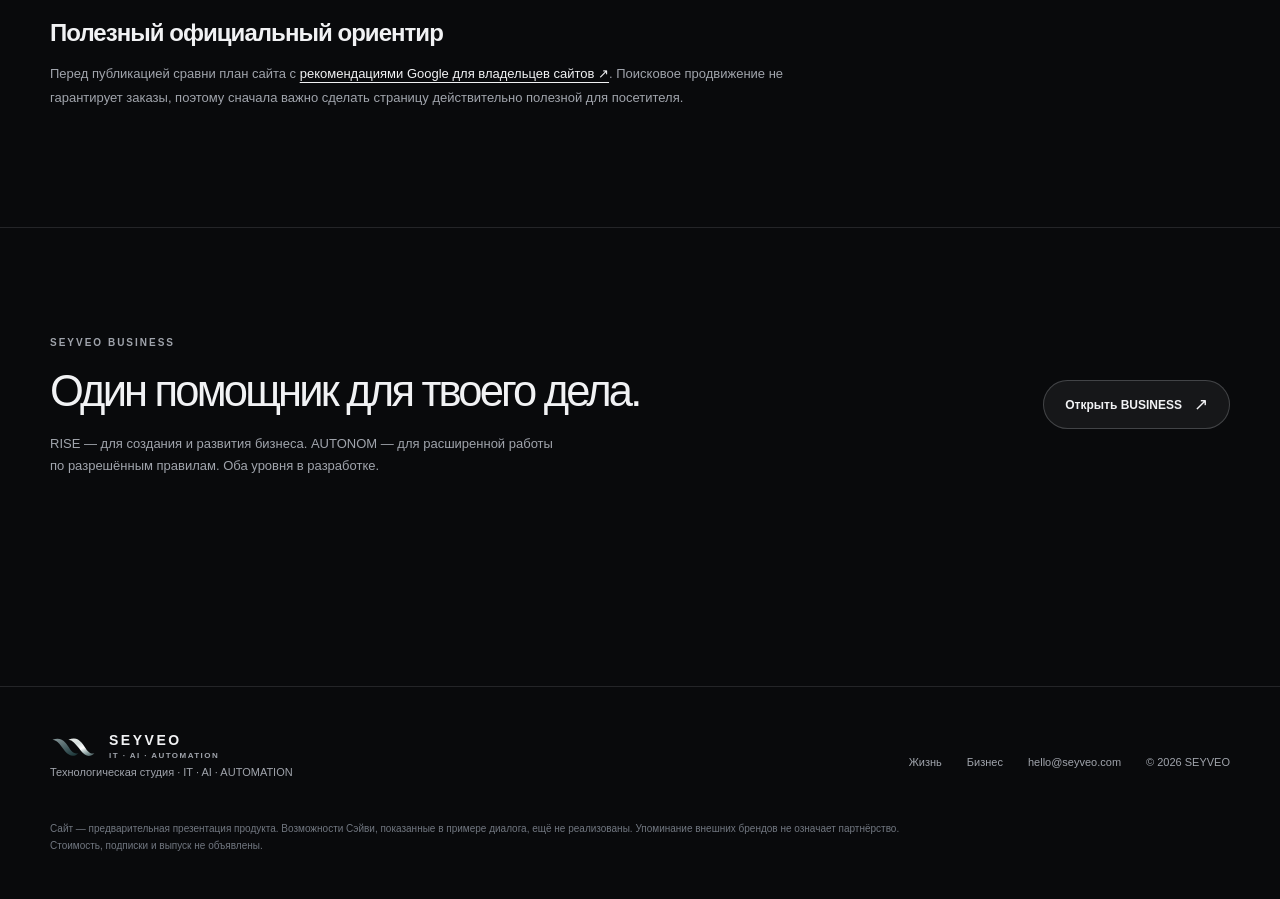
<file: business/website/index.html>
<!doctype html>
<html lang="ru" data-site="rus" data-theme="dark">
<head>
 <meta charset="utf-8">
 <meta name="viewport" content="width=device-width,initial-scale=1,viewport-fit=cover">
 <meta name="theme-color" content="#090a0c">
 <meta name="description" content="Как запустить сайт для малого бизнеса: цель, структура, контакты, мобильная версия и заявки. Практические советы и концепция SEYVEO BUSINESS RISE.">
 <meta name="robots" content="noindex,nofollow">
 <meta property="og:type" content="article">
 <meta property="og:title" content="Как создать сайт для малого бизнеса: пошаговый план">
 <meta property="og:description" content="Как запустить сайт для малого бизнеса: цель, структура, контакты, мобильная версия и заявки. Практические советы и концепция SEYVEO BUSINESS RISE.">
 <meta property="og:url" content="https://seyveo.ru/business/website/">
 <link rel="canonical" href="https://seyveo.ru/business/website/">
 <link rel="icon" type="image/svg+xml" href="../../assets/official-logo.svg">
 <link rel="stylesheet" href="../../assets/style.css?v=20261022-2">
 <script defer src="../../assets/site.js"></script>
 <title>Как создать сайт для малого бизнеса: пошаговый план — SEYVEO BUSINESS</title>
</head>
<body>
<a class="skip" href="#main">Перейти к содержимому</a>
<header class="header"><div class="container nav">
 <a class="brand" href="../../" aria-label="SEYVEO — главная"><img src="../../assets/official-logo.svg" alt="" width="49" height="34"><span class="brand-text"><span class="brand-name">SEYVEO</span><span class="brand-sub">IT · AI · AUTOMATION</span></span></a>
 <nav class="links" aria-label="Основное меню"><a href="../../">Студия</a><a href="../../life/" >Жизнь</a><a href="../../business/" aria-current="page">Бизнес</a></nav>
 <div class="tools"><button class="tool" type="button" data-theme-toggle data-light-label="Светлая тема" data-dark-label="Тёмная тема" aria-label="Светлая тема" title="Светлая тема"><svg viewBox="0 0 24 24" aria-hidden="true"><circle cx="12" cy="12" r="4"/><path d="M12 2v2m0 16v2M2 12h2m16 0h2M5 5l1.5 1.5m11 11L19 19M5 19l1.5-1.5m11-11L19 5"/></svg></button>
 <button class="tool menu-toggle" type="button" data-menu-toggle aria-label="Открыть меню" aria-controls="menu-panel" aria-expanded="false"><svg viewBox="0 0 24 24" aria-hidden="true"><path d="M4 8h16M4 16h16"/></svg></button></div></div>
 <nav class="menu-panel" id="menu-panel" data-menu aria-hidden="true" aria-label="Мобильное меню"><a href="../../">Студия</a><a href="../../life/">Жизнь</a><a href="../../business/">Бизнес</a><a href="../../life/">О ONE</a></nav>
</header>
<main id="main">
<article class="topic-page">
<header class="topic-header"><div class="container">
<nav class="topic-breadcrumb" aria-label="Навигационная цепочка"><a href="../../">SEYVEO</a><span aria-hidden="true">›</span><a href="../../business/">Бизнес</a><span aria-hidden="true">›</span><span aria-current="page">Создание сайта</span></nav>
<div class="topic-head-grid">
<div><p class="eyebrow"><span class="small-circle"></span>SEYVEO BUSINESS / САЙТ</p><h1>Нужен сайт?<br><span>Начни с задачи.</span></h1><p class="product-lead">Хороший сайт для бизнеса начинается не с красивой картинки. Сначала стоит понять, зачем клиент приходит на страницу и что он должен получить.</p></div>
<div class="topic-orb" aria-hidden="true"><div class="orb"><img class="orb-dark" src="../../assets/plasma-signature.svg" alt="" loading="lazy"><img class="orb-light" src="../../assets/plasma-signature-light.svg" alt="" loading="lazy"></div></div>
</div></div></header>
<section class="section dividing"><div class="container topic-layout">
<div class="topic-content"><span class="overline">ПОЛЕЗНЫЙ ОРИЕНТИР</span><h2>Как подготовить полезный первый сайт</h2><p class="topic-intro">Для небольшой компании первая версия сайта может быть простой: понятно объяснить услугу, показать условия, дать возможность связаться и убедиться, что всё работает на телефоне.</p><ol class="topic-steps"><li><h3><span>01</span> Выбери одну главную цель</h3><p>Звонок, сообщение, заявка или запись — определи основное действие. Не прячь его среди десятков кнопок.</p></li>
<li><h3><span>02</span> Расскажи о конкретной услуге</h3><p>Объясни, для кого она, какую проблему решает, где вы работаете и от чего зависит стоимость.</p></li>
<li><h3><span>03</span> Проверь контакты и заявки</h3><p>Нужны понятные способы связи. Если используешь форму, проверь доставку каждого тестового обращения, обработку персональных данных и необходимые уведомления.</p></li>
<li><h3><span>04</span> Сделай мобильную версию</h3><p>Проверь телефон: текст читается, кнопки удобные, ничего не обрезается, важные сведения доступны без лишней навигации.</p></li>
<li><h3><span>05</span> Подготовь страницы для поиска</h3><p>Используй ясные названия услуг, уникальные заголовки и полезные ответы на вопросы. Не публикуй десятки повторяющихся страниц ради поисковых запросов.</p></li>
<li><h3><span>06</span> Проверь реальный результат</h3><p>Количество посещений — не число заказов. Измеряй обращения, подтверждённые заказы и расходы только по достоверным данным.</p></li></ol>
<section class="topic-sources"><h2>Полезный официальный ориентир</h2><p>Перед публикацией сравни план сайта с <a href="https://developers.google.com/search/docs/essentials?hl=ru" target="_blank" rel="noopener noreferrer">рекомендациями Google для владельцев сайтов ↗</a>. Поисковое продвижение не гарантирует заказы, поэтому сначала важно сделать страницу действительно полезной для посетителя.</p></section></div>
<aside class="topic-context"><div class="topic-context-card">
<span class="overline">СЭЙВИ · В ТЕМЕ</span><h2>Твой цифровой управляющий</h2>
<p>Представь, что можно просто сказать:</p>
<blockquote>«Сэйви, хочу сделать сайт для своих услуг. С чего начнём?»</blockquote>
<p class="topic-answer">«Расскажи, что ты предлагаешь, кому и в каком городе. Затем подготовим понятную структуру и способ принять заявку».*</p>
<p class="topic-disclaimer">* Это пример будущего SEYVEO BUSINESS RISE. Самостоятельное создание и публикация сайтов Сэйви сейчас не выполняет; действующая услуга размещения не предлагается.</p>
<a class="btn btn-primary" href="../../business/">Познакомиться с BUSINESS <span class="arrow" aria-hidden="true">↗</span></a>
</div><p class="topic-side-note">Это пример тематического входа на сайт. Настоящий ИИ-диалог, интеграции и автоматические действия пока недоступны.</p></aside>
</div></section></article>
<section class="section dividing"><div class="container"><div class="topic-bottom"><div>
<span class="overline">SEYVEO BUSINESS</span><h2>Один помощник для твоего дела.</h2><p>RISE — для создания и развития бизнеса. AUTONOM — для расширенной работы по разрешённым правилам. Оба уровня в разработке.</p></div>
<a class="btn btn-outline" href="../../business/">Открыть BUSINESS <span class="arrow" aria-hidden="true">↗</span></a>
</div></div></section>
</main>
<footer class="footer"><div class="container">
 <div class="foot-grid"><div><a class="brand" href="../../"><img src="../../assets/official-logo.svg" alt="" width="49" height="34"><span class="brand-text"><span class="brand-name">SEYVEO</span><span class="brand-sub">IT · AI · AUTOMATION</span></span></a><p class="foot-label">Технологическая студия · IT · AI · AUTOMATION</p></div><div class="foot-links"><a href="../../life/">Жизнь</a><a href="../../business/">Бизнес</a><a href="mailto:hello@seyveo.com">hello@seyveo.com</a><span>© 2026 SEYVEO</span></div></div>
 <p class="legal">Сайт — предварительная презентация продукта. Возможности Сэйви, показанные в примере диалога, ещё не реализованы. Упоминание внешних брендов не означает партнёрство. Стоимость, подписки и выпуск не объявлены.</p>
</div></footer>
</body></html>
</file>
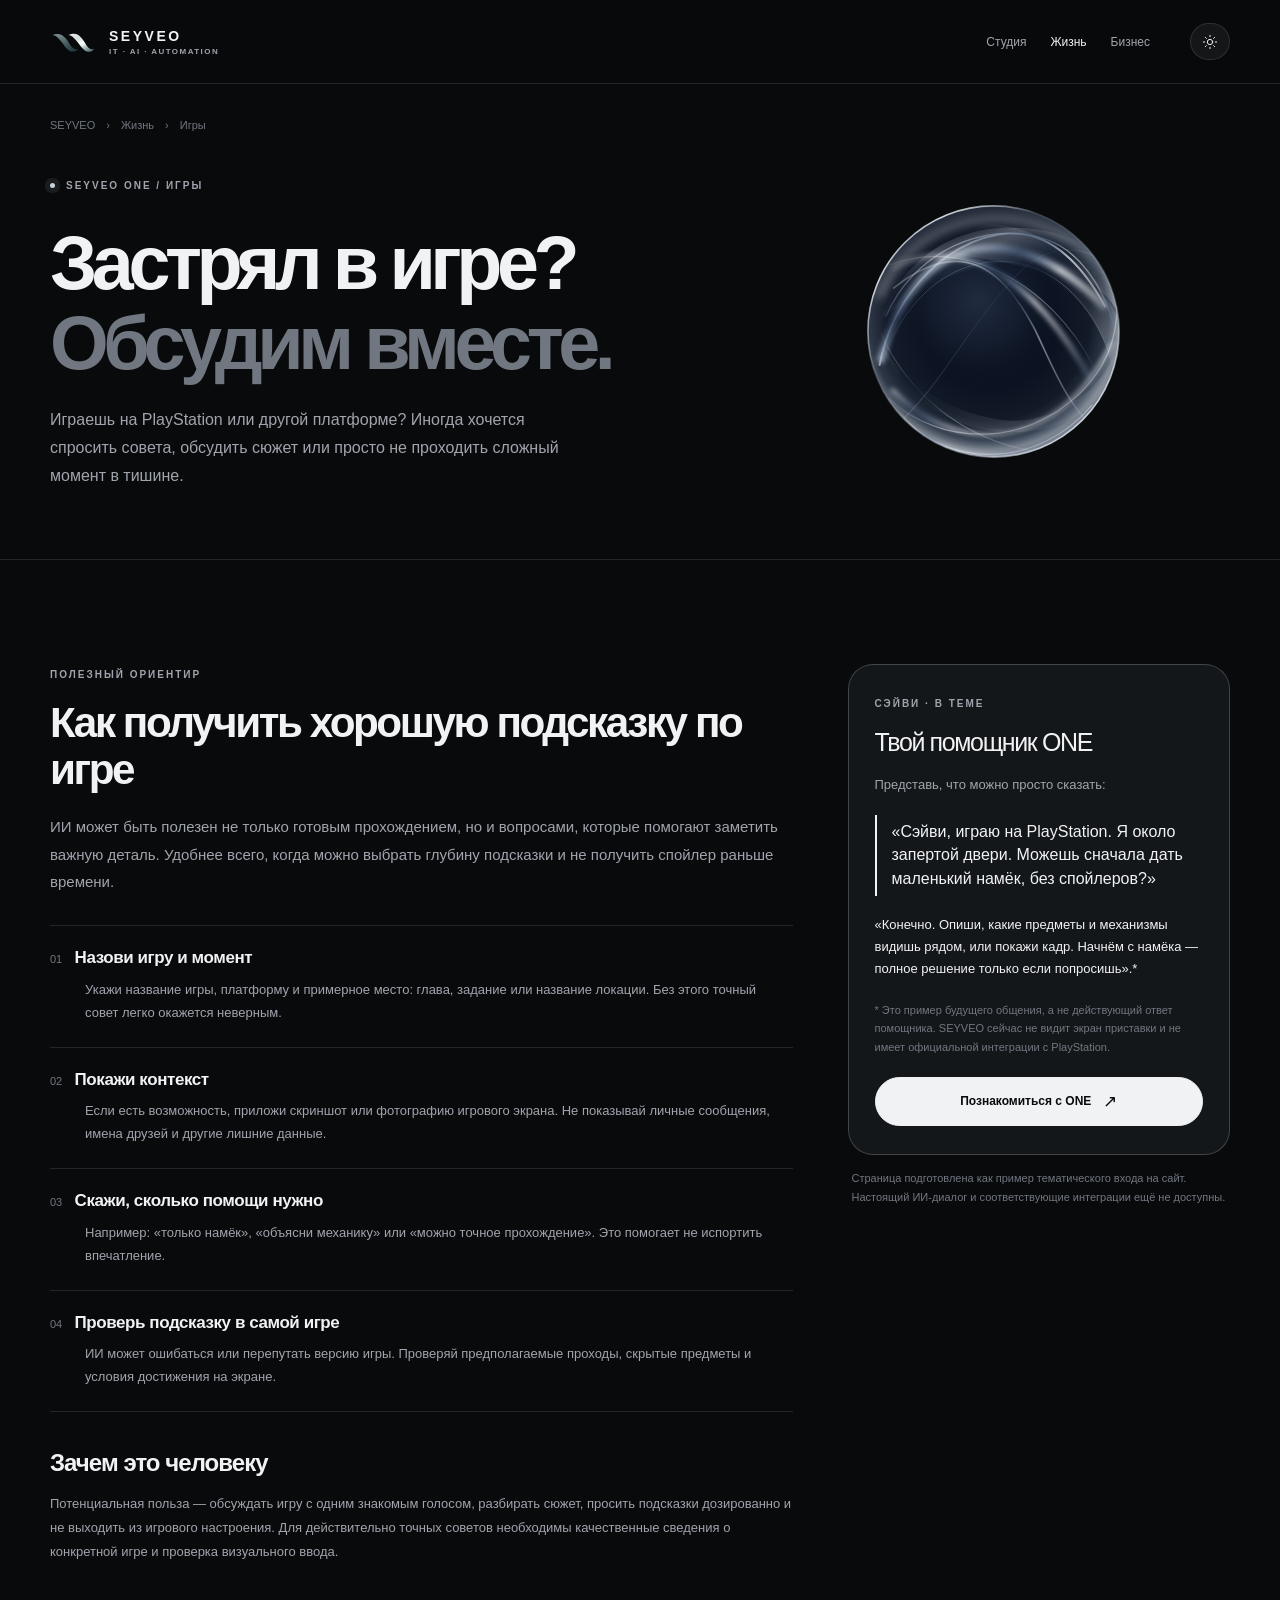
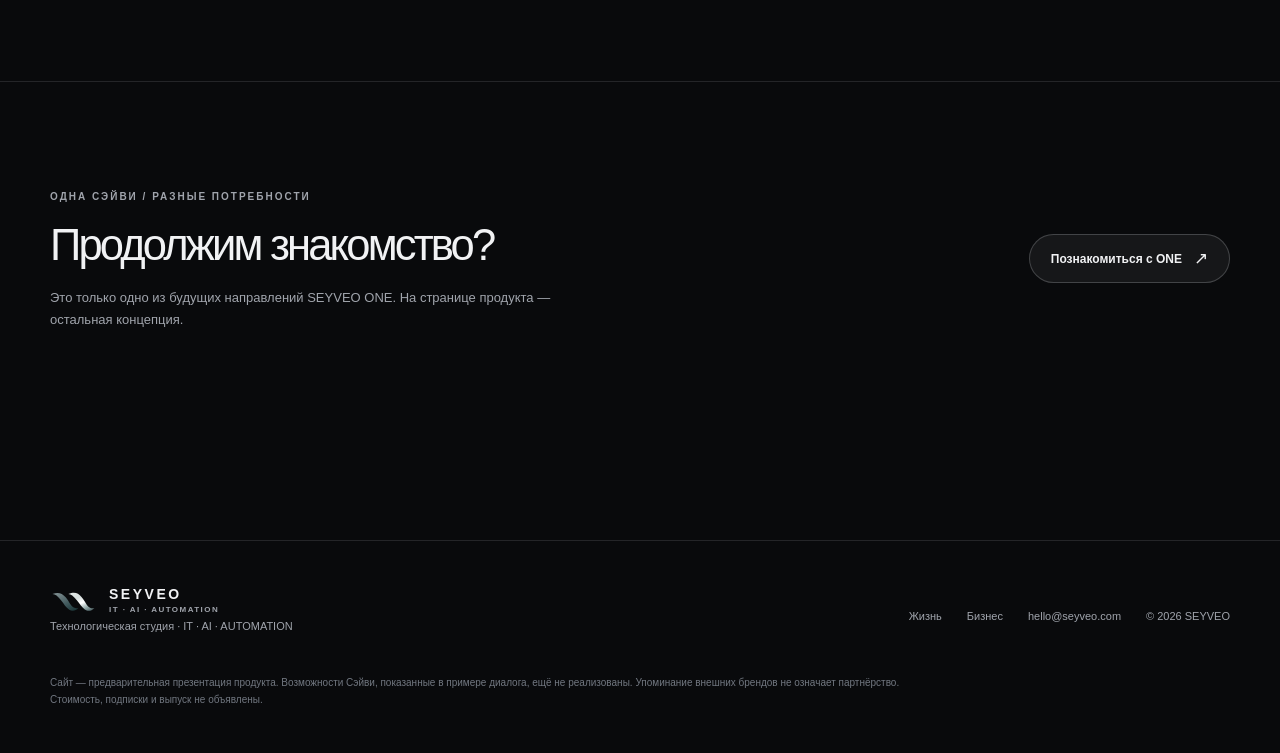
<file: life/games/index.html>
<!doctype html>
<html lang="ru" data-site="rus" data-theme="dark">
<head>
 <meta charset="utf-8">
 <meta name="viewport" content="width=device-width,initial-scale=1,viewport-fit=cover">
 <meta name="theme-color" content="#090a0c">
 <meta name="description" content="Как просить ИИ о помощи в игре по фото или описанию, избегать спойлеров и обсуждать прохождение. Концепция игрового собеседника SEYVEO ONE.">
 <meta name="robots" content="noindex,nofollow">
 <meta property="og:type" content="article">
 <meta property="og:title" content="ИИ-помощник для игр: подсказки, обсуждение и прохождение без спойлеров">
 <meta property="og:description" content="Как просить ИИ о помощи в игре по фото или описанию, избегать спойлеров и обсуждать прохождение. Концепция игрового собеседника SEYVEO ONE.">
 <meta property="og:url" content="https://seyveo.ru/life/games/">
 <link rel="canonical" href="https://seyveo.ru/life/games/">
 <link rel="icon" type="image/svg+xml" href="../../assets/official-logo.svg">
 <link rel="stylesheet" href="../../assets/style.css?v=20261022-2">
 <script defer src="../../assets/site.js"></script>
 <title>ИИ-помощник для игр: подсказки, обсуждение и прохождение без спойлеров — SEYVEO ONE</title>
</head>
<body>
<a class="skip" href="#main">Перейти к содержимому</a>
<header class="header"><div class="container nav">
 <a class="brand" href="../../" aria-label="SEYVEO — главная"><img src="../../assets/official-logo.svg" alt="" width="49" height="34"><span class="brand-text"><span class="brand-name">SEYVEO</span><span class="brand-sub">IT · AI · AUTOMATION</span></span></a>
 <nav class="links" aria-label="Основное меню"><a href="../../">Студия</a><a href="../../life/" aria-current="page">Жизнь</a><a href="../../business/" >Бизнес</a></nav>
 <div class="tools"><button class="tool" type="button" data-theme-toggle data-light-label="Светлая тема" data-dark-label="Тёмная тема" aria-label="Светлая тема" title="Светлая тема"><svg viewBox="0 0 24 24" aria-hidden="true"><circle cx="12" cy="12" r="4"/><path d="M12 2v2m0 16v2M2 12h2m16 0h2M5 5l1.5 1.5m11 11L19 19M5 19l1.5-1.5m11-11L19 5"/></svg></button>
 <button class="tool menu-toggle" type="button" data-menu-toggle aria-label="Открыть меню" aria-controls="menu-panel" aria-expanded="false"><svg viewBox="0 0 24 24" aria-hidden="true"><path d="M4 8h16M4 16h16"/></svg></button></div></div>
 <nav class="menu-panel" id="menu-panel" data-menu aria-hidden="true" aria-label="Мобильное меню"><a href="../../">Студия</a><a href="../../life/">Жизнь</a><a href="../../business/">Бизнес</a><a href="../../life/">О ONE</a></nav>
</header>
<main id="main">
 <article class="topic-page">
  <header class="topic-header"><div class="container">
   <nav class="topic-breadcrumb" aria-label="Навигационная цепочка"><a href="../../">SEYVEO</a><span aria-hidden="true">›</span><a href="../../life/">Жизнь</a><span aria-hidden="true">›</span><span aria-current="page">Игры</span></nav>
   <div class="topic-head-grid">
    <div><p class="eyebrow"><span class="small-circle"></span>SEYVEO ONE / ИГРЫ</p><h1>Застрял в игре?<br><span>Обсудим вместе.</span></h1><p class="product-lead">Играешь на PlayStation или другой платформе? Иногда хочется спросить совета, обсудить сюжет или просто не проходить сложный момент в тишине.</p></div>
    <div class="topic-orb" aria-hidden="true"><div class="orb"><img class="orb-dark" src="../../assets/plasma-signature.svg" alt="" loading="lazy"><img class="orb-light" src="../../assets/plasma-signature-light.svg" alt="" loading="lazy"></div></div>
   </div></div></header>
  <section class="section dividing"><div class="container topic-layout">
   <div class="topic-content">
    <span class="overline">ПОЛЕЗНЫЙ ОРИЕНТИР</span>
    <h2>Как получить хорошую подсказку по игре</h2>
    <p class="topic-intro">ИИ может быть полезен не только готовым прохождением, но и вопросами, которые помогают заметить важную деталь. Удобнее всего, когда можно выбрать глубину подсказки и не получить спойлер раньше времени.</p>
    <ol class="topic-steps"><li><h3><span>01</span> Назови игру и момент</h3><p>Укажи название игры, платформу и примерное место: глава, задание или название локации. Без этого точный совет легко окажется неверным.</p></li>
<li><h3><span>02</span> Покажи контекст</h3><p>Если есть возможность, приложи скриншот или фотографию игрового экрана. Не показывай личные сообщения, имена друзей и другие лишние данные.</p></li>
<li><h3><span>03</span> Скажи, сколько помощи нужно</h3><p>Например: «только намёк», «объясни механику» или «можно точное прохождение». Это помогает не испортить впечатление.</p></li>
<li><h3><span>04</span> Проверь подсказку в самой игре</h3><p>ИИ может ошибаться или перепутать версию игры. Проверяй предполагаемые проходы, скрытые предметы и условия достижения на экране.</p></li></ol>
    <section class="topic-sources"><h2>Зачем это человеку</h2><p>Потенциальная польза — обсуждать игру с одним знакомым голосом, разбирать сюжет, просить подсказки дозированно и не выходить из игрового настроения. Для действительно точных советов необходимы качественные сведения о конкретной игре и проверка визуального ввода.</p></section>
   </div>
   <aside class="topic-context">
    <div class="topic-context-card">
     <span class="overline">СЭЙВИ · В ТЕМЕ</span>
     <h2>Твой помощник ONE</h2>
     <p>Представь, что можно просто сказать:</p>
     <blockquote>«Сэйви, играю на PlayStation. Я около запертой двери. Можешь сначала дать маленький намёк, без спойлеров?»</blockquote>
     <p class="topic-answer">«Конечно. Опиши, какие предметы и механизмы видишь рядом, или покажи кадр. Начнём с намёка — полное решение только если попросишь».*</p>
     <p class="topic-disclaimer">* Это пример будущего общения, а не действующий ответ помощника. SEYVEO сейчас не видит экран приставки и не имеет официальной интеграции с PlayStation.</p>
     <a class="btn btn-primary" href="../../life/">Познакомиться с ONE <span class="arrow" aria-hidden="true">↗</span></a>
    </div>
    <p class="topic-side-note">Страница подготовлена как пример тематического входа на сайт. Настоящий ИИ-диалог и соответствующие интеграции ещё не доступны.</p>
   </aside>
  </div></section>
 </article>
 <section class="section dividing"><div class="container"><div class="topic-bottom">
  <div><span class="overline">ОДНА СЭЙВИ / РАЗНЫЕ ПОТРЕБНОСТИ</span><h2>Продолжим знакомство?</h2><p>Это только одно из будущих направлений SEYVEO ONE. На странице продукта — остальная концепция.</p></div>
  <a class="btn btn-outline" href="../../life/">Познакомиться с ONE <span class="arrow" aria-hidden="true">↗</span></a>
 </div></div></section>
</main>
<footer class="footer"><div class="container">
 <div class="foot-grid"><div><a class="brand" href="../../"><img src="../../assets/official-logo.svg" alt="" width="49" height="34"><span class="brand-text"><span class="brand-name">SEYVEO</span><span class="brand-sub">IT · AI · AUTOMATION</span></span></a><p class="foot-label">Технологическая студия · IT · AI · AUTOMATION</p></div><div class="foot-links"><a href="../../life/">Жизнь</a><a href="../../business/">Бизнес</a><a href="mailto:hello@seyveo.com">hello@seyveo.com</a><span>© 2026 SEYVEO</span></div></div>
 <p class="legal">Сайт — предварительная презентация продукта. Возможности Сэйви, показанные в примере диалога, ещё не реализованы. Упоминание внешних брендов не означает партнёрство. Стоимость, подписки и выпуск не объявлены.</p>
</div></footer>
</body></html>
</file>
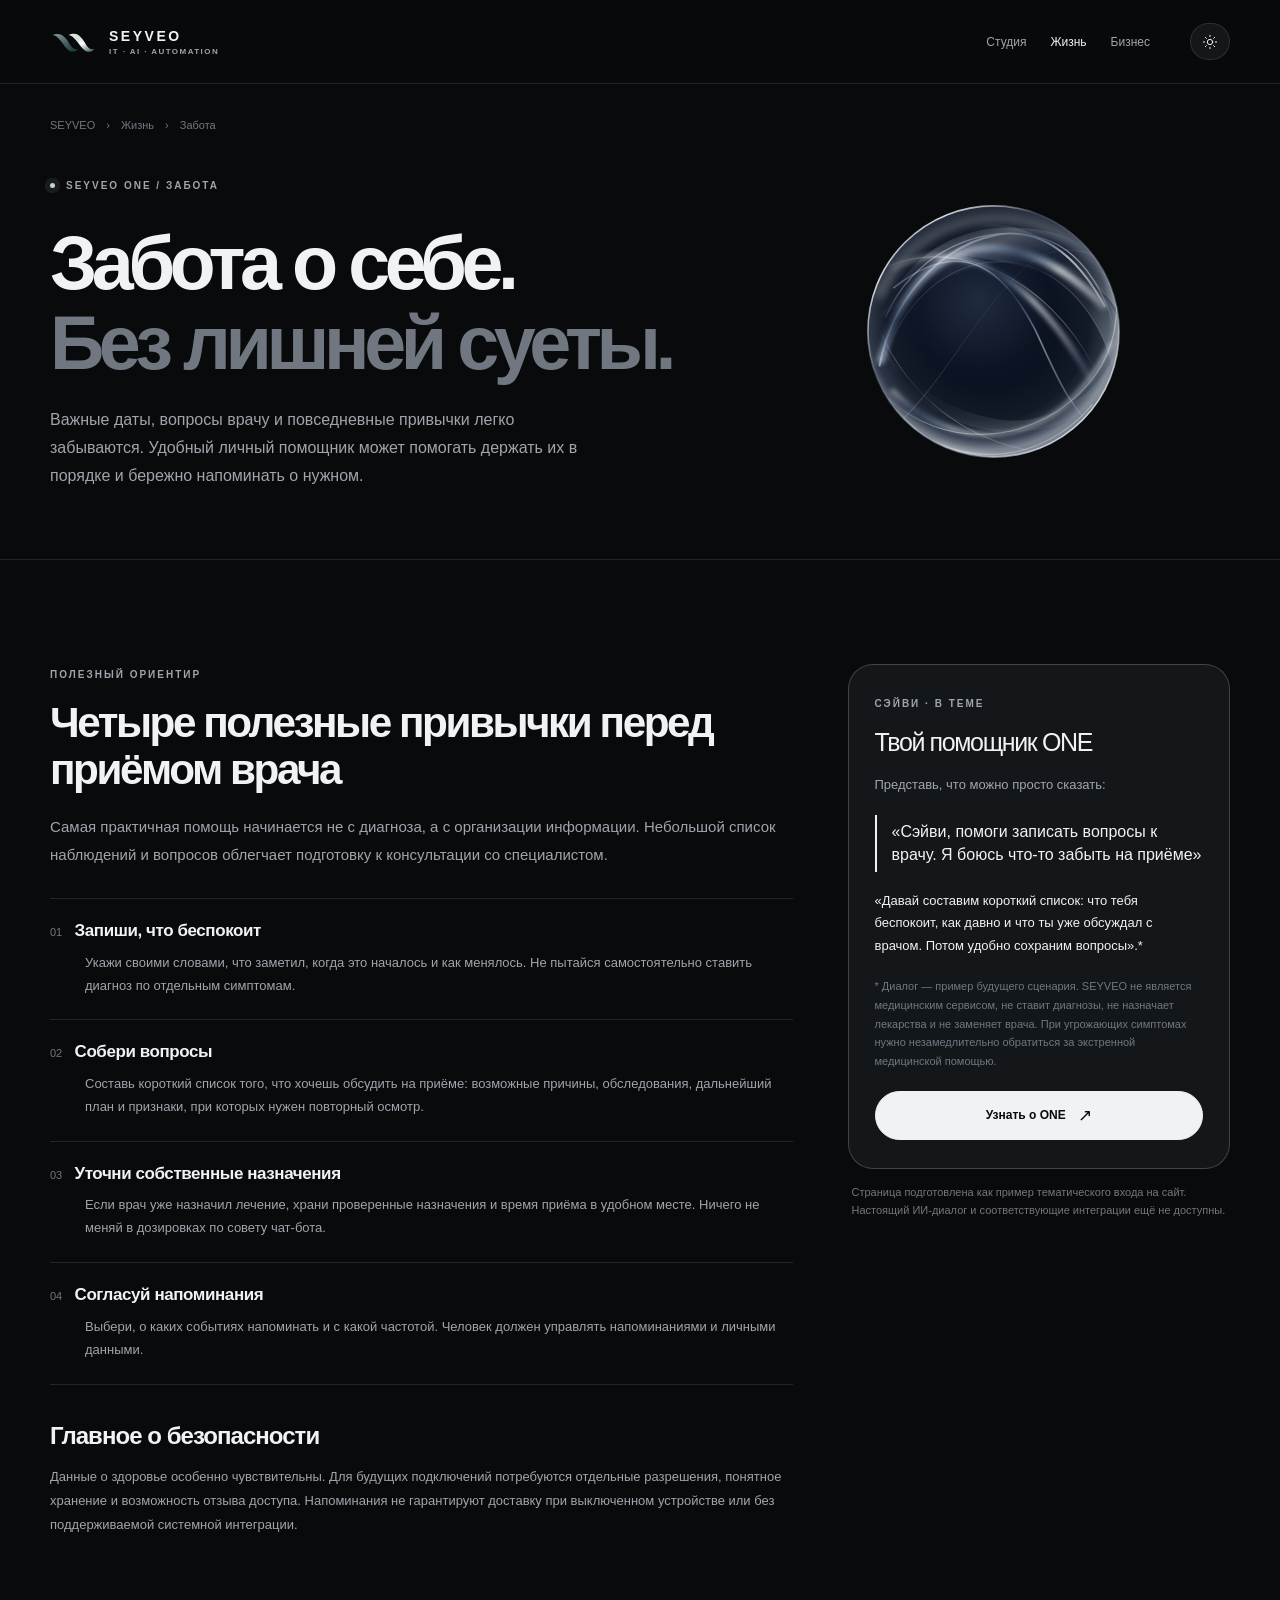
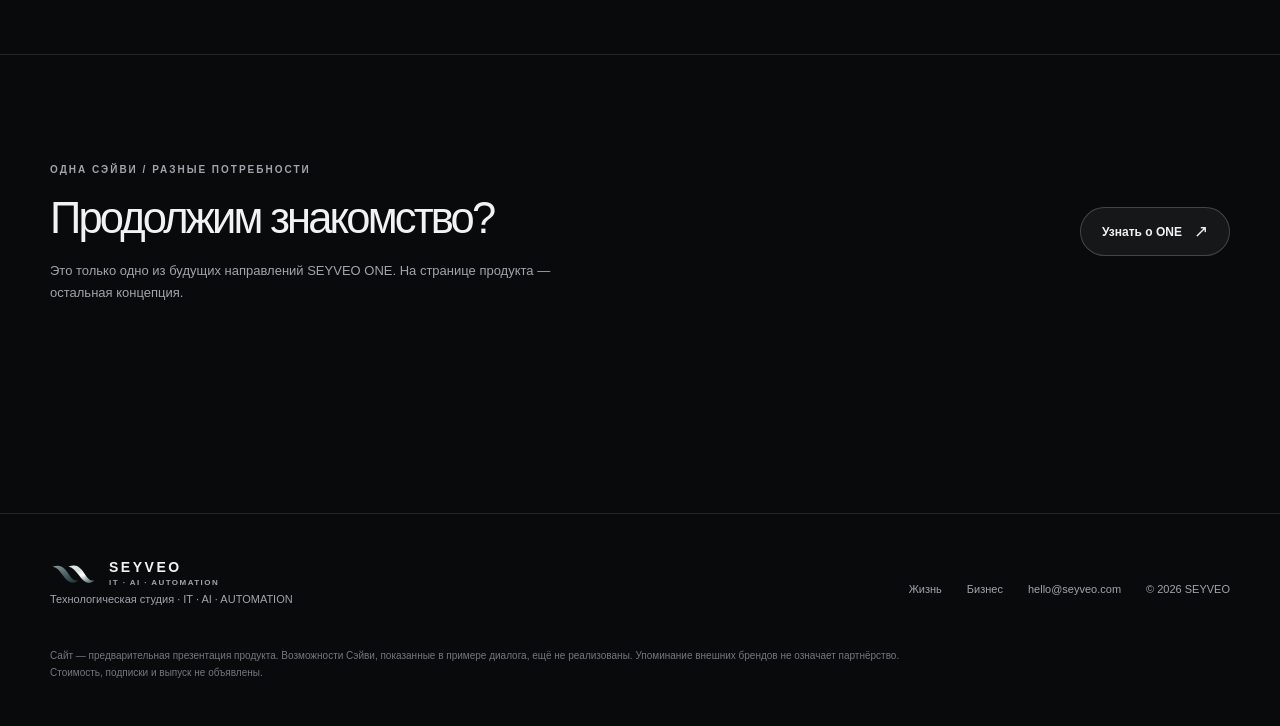
<file: life/health/index.html>
<!doctype html>
<html lang="ru" data-site="rus" data-theme="dark">
<head>
 <meta charset="utf-8">
 <meta name="viewport" content="width=device-width,initial-scale=1,viewport-fit=cover">
 <meta name="theme-color" content="#090a0c">
 <meta name="description" content="Как организовать вопросы врачу, записи самочувствия и напоминания. Будущие возможности SEYVEO ONE, без медицинских диагнозов и назначений.">
 <meta name="robots" content="noindex,nofollow">
 <meta property="og:type" content="article">
 <meta property="og:title" content="Личный помощник для здоровья: напоминания и подготовка к врачу">
 <meta property="og:description" content="Как организовать вопросы врачу, записи самочувствия и напоминания. Будущие возможности SEYVEO ONE, без медицинских диагнозов и назначений.">
 <meta property="og:url" content="https://seyveo.ru/life/health/">
 <link rel="canonical" href="https://seyveo.ru/life/health/">
 <link rel="icon" type="image/svg+xml" href="../../assets/official-logo.svg">
 <link rel="stylesheet" href="../../assets/style.css?v=20261022-2">
 <script defer src="../../assets/site.js"></script>
 <title>Личный помощник для здоровья: напоминания и подготовка к врачу — SEYVEO ONE</title>
</head>
<body>
<a class="skip" href="#main">Перейти к содержимому</a>
<header class="header"><div class="container nav">
 <a class="brand" href="../../" aria-label="SEYVEO — главная"><img src="../../assets/official-logo.svg" alt="" width="49" height="34"><span class="brand-text"><span class="brand-name">SEYVEO</span><span class="brand-sub">IT · AI · AUTOMATION</span></span></a>
 <nav class="links" aria-label="Основное меню"><a href="../../">Студия</a><a href="../../life/" aria-current="page">Жизнь</a><a href="../../business/" >Бизнес</a></nav>
 <div class="tools"><button class="tool" type="button" data-theme-toggle data-light-label="Светлая тема" data-dark-label="Тёмная тема" aria-label="Светлая тема" title="Светлая тема"><svg viewBox="0 0 24 24" aria-hidden="true"><circle cx="12" cy="12" r="4"/><path d="M12 2v2m0 16v2M2 12h2m16 0h2M5 5l1.5 1.5m11 11L19 19M5 19l1.5-1.5m11-11L19 5"/></svg></button>
 <button class="tool menu-toggle" type="button" data-menu-toggle aria-label="Открыть меню" aria-controls="menu-panel" aria-expanded="false"><svg viewBox="0 0 24 24" aria-hidden="true"><path d="M4 8h16M4 16h16"/></svg></button></div></div>
 <nav class="menu-panel" id="menu-panel" data-menu aria-hidden="true" aria-label="Мобильное меню"><a href="../../">Студия</a><a href="../../life/">Жизнь</a><a href="../../business/">Бизнес</a><a href="../../life/">О ONE</a></nav>
</header>
<main id="main">
 <article class="topic-page">
  <header class="topic-header"><div class="container">
   <nav class="topic-breadcrumb" aria-label="Навигационная цепочка"><a href="../../">SEYVEO</a><span aria-hidden="true">›</span><a href="../../life/">Жизнь</a><span aria-hidden="true">›</span><span aria-current="page">Забота</span></nav>
   <div class="topic-head-grid">
    <div><p class="eyebrow"><span class="small-circle"></span>SEYVEO ONE / ЗАБОТА</p><h1>Забота о себе.<br><span>Без лишней суеты.</span></h1><p class="product-lead">Важные даты, вопросы врачу и повседневные привычки легко забываются. Удобный личный помощник может помогать держать их в порядке и бережно напоминать о нужном.</p></div>
    <div class="topic-orb" aria-hidden="true"><div class="orb"><img class="orb-dark" src="../../assets/plasma-signature.svg" alt="" loading="lazy"><img class="orb-light" src="../../assets/plasma-signature-light.svg" alt="" loading="lazy"></div></div>
   </div></div></header>
  <section class="section dividing"><div class="container topic-layout">
   <div class="topic-content">
    <span class="overline">ПОЛЕЗНЫЙ ОРИЕНТИР</span>
    <h2>Четыре полезные привычки перед приёмом врача</h2>
    <p class="topic-intro">Самая практичная помощь начинается не с диагноза, а с организации информации. Небольшой список наблюдений и вопросов облегчает подготовку к консультации со специалистом.</p>
    <ol class="topic-steps"><li><h3><span>01</span> Запиши, что беспокоит</h3><p>Укажи своими словами, что заметил, когда это началось и как менялось. Не пытайся самостоятельно ставить диагноз по отдельным симптомам.</p></li>
<li><h3><span>02</span> Собери вопросы</h3><p>Составь короткий список того, что хочешь обсудить на приёме: возможные причины, обследования, дальнейший план и признаки, при которых нужен повторный осмотр.</p></li>
<li><h3><span>03</span> Уточни собственные назначения</h3><p>Если врач уже назначил лечение, храни проверенные назначения и время приёма в удобном месте. Ничего не меняй в дозировках по совету чат-бота.</p></li>
<li><h3><span>04</span> Согласуй напоминания</h3><p>Выбери, о каких событиях напоминать и с какой частотой. Человек должен управлять напоминаниями и личными данными.</p></li></ol>
    <section class="topic-sources"><h2>Главное о безопасности</h2><p>Данные о здоровье особенно чувствительны. Для будущих подключений потребуются отдельные разрешения, понятное хранение и возможность отзыва доступа. Напоминания не гарантируют доставку при выключенном устройстве или без поддерживаемой системной интеграции.</p></section>
   </div>
   <aside class="topic-context">
    <div class="topic-context-card">
     <span class="overline">СЭЙВИ · В ТЕМЕ</span>
     <h2>Твой помощник ONE</h2>
     <p>Представь, что можно просто сказать:</p>
     <blockquote>«Сэйви, помоги записать вопросы к врачу. Я боюсь что-то забыть на приёме»</blockquote>
     <p class="topic-answer">«Давай составим короткий список: что тебя беспокоит, как давно и что ты уже обсуждал с врачом. Потом удобно сохраним вопросы».*</p>
     <p class="topic-disclaimer">* Диалог — пример будущего сценария. SEYVEO не является медицинским сервисом, не ставит диагнозы, не назначает лекарства и не заменяет врача. При угрожающих симптомах нужно незамедлительно обратиться за экстренной медицинской помощью.</p>
     <a class="btn btn-primary" href="../../life/">Узнать о ONE <span class="arrow" aria-hidden="true">↗</span></a>
    </div>
    <p class="topic-side-note">Страница подготовлена как пример тематического входа на сайт. Настоящий ИИ-диалог и соответствующие интеграции ещё не доступны.</p>
   </aside>
  </div></section>
 </article>
 <section class="section dividing"><div class="container"><div class="topic-bottom">
  <div><span class="overline">ОДНА СЭЙВИ / РАЗНЫЕ ПОТРЕБНОСТИ</span><h2>Продолжим знакомство?</h2><p>Это только одно из будущих направлений SEYVEO ONE. На странице продукта — остальная концепция.</p></div>
  <a class="btn btn-outline" href="../../life/">Узнать о ONE <span class="arrow" aria-hidden="true">↗</span></a>
 </div></div></section>
</main>
<footer class="footer"><div class="container">
 <div class="foot-grid"><div><a class="brand" href="../../"><img src="../../assets/official-logo.svg" alt="" width="49" height="34"><span class="brand-text"><span class="brand-name">SEYVEO</span><span class="brand-sub">IT · AI · AUTOMATION</span></span></a><p class="foot-label">Технологическая студия · IT · AI · AUTOMATION</p></div><div class="foot-links"><a href="../../life/">Жизнь</a><a href="../../business/">Бизнес</a><a href="mailto:hello@seyveo.com">hello@seyveo.com</a><span>© 2026 SEYVEO</span></div></div>
 <p class="legal">Сайт — предварительная презентация продукта. Возможности Сэйви, показанные в примере диалога, ещё не реализованы. Упоминание внешних брендов не означает партнёрство. Стоимость, подписки и выпуск не объявлены.</p>
</div></footer>
</body></html>
</file>
<file: assets/style.css>
@charset "UTF-8";
:root { color-scheme:dark;--bg:#090a0c;--bg2:#101215;--surface:#14171a;--surface-hi:#1a1d21;--fg:#f1f2f4;--muted:#a0a4ac;--soft:#717780;--stroke:rgba(242,246,255,.115);--stroke-strong:rgba(244,247,255,.2);--halo:rgba(204,220,232,.16);--pill:rgba(255,255,255,.055);--shadow:rgba(0,0,0,.26);}
:root[data-theme=light]{color-scheme:light;--bg:#f7f7f8;--bg2:#eceff1;--surface:#fff;--surface-hi:#f7f8f9;--fg:#1c232b;--muted:#56616d;--soft:#77818a;--stroke:rgba(21,38,50,.12);--stroke-strong:rgba(21,38,50,.19);--halo:rgba(69,91,112,.11);--pill:rgba(0,0,0,.035);--shadow:rgba(20,39,60,.08);}
*{box-sizing:border-box}html{scroll-behavior:smooth}body{margin:0;background:var(--bg);color:var(--fg);font-family:-apple-system,BlinkMacSystemFont,"Segoe UI",Inter,Arial,sans-serif;-webkit-font-smoothing:antialiased}a{color:inherit;text-decoration:none}button{font:inherit;color:inherit;cursor:pointer}button:focus-visible,a:focus-visible{outline:2px solid var(--fg);outline-offset:5px}::selection{background:rgba(200,211,224,.24)}.container{width:min(1180px,calc(100% - 54px));margin-inline:auto}.skip{position:absolute;left:20px;top:-100px;padding:12px;background:var(--surface);z-index:100}.skip:focus{top:16px}.header{position:sticky;z-index:20;top:0;border-bottom:1px solid var(--stroke);background:color-mix(in srgb,var(--bg) 84%,transparent);backdrop-filter:blur(22px);-webkit-backdrop-filter:blur(22px)}.nav{height:83px;display:flex;align-items:center;gap:26px}.brand{display:flex;align-items:center;gap:10px;white-space:nowrap}.brand img{display:block;width:49px;height:34px;object-fit:contain}.brand-text{display:flex;flex-direction:column;gap:3px}.brand-name{font-size:14px;letter-spacing:.18em;font-weight:570}.brand-sub{font-size:8px;letter-spacing:.18em;color:var(--muted);font-weight:600}.links{margin-left:auto;display:flex;align-items:center;gap:24px}.links a{font-size:12px;color:var(--muted);transition:color .2s}.links a:hover{color:var(--fg)}.tools{display:flex;align-items:center;gap:7px;margin-left:14px}.tool{min-height:37px;padding:0 11px;display:inline-flex;align-items:center;justify-content:center;gap:8px;border:1px solid var(--stroke);border-radius:100px;background:var(--pill);font-size:11px}.tool:hover{background:var(--surface-hi)}.tool svg{width:16px;height:16px;fill:none;stroke:currentColor;stroke-width:1.45;stroke-linecap:round;stroke-linejoin:round}.tool-label{color:var(--muted)}.menu-toggle{display:none}.menu-panel{display:none}.flag{font-size:12px;letter-spacing:.04em;font-weight:600}
.hero{padding:96px 0 112px;position:relative;overflow:hidden}
.hero-grid{display:grid;grid-template-columns:minmax(0,1.08fr) minmax(0,.92fr);grid-template-areas:"heading plasma" "details plasma";grid-template-rows:auto auto;align-items:center;column-gap:64px;row-gap:0;min-height:550px}
.hero-heading{grid-area:heading;align-self:end;position:relative;z-index:1}
.hero-details{grid-area:details;align-self:start;position:relative;z-index:1}
.hero-plasma{grid-area:plasma}
.eyebrow,.overline{display:inline-flex;align-items:center;gap:11px;font-size:10px;letter-spacing:.2em;text-transform:uppercase;color:var(--muted);font-weight:650}
.small-circle{width:5px;height:5px;border-radius:50%;background:#c4d2da;box-shadow:0 0 0 5px rgba(180,199,208,.1)}
h1,h2,h3,p{margin-top:0}
.hero h1{font-size:clamp(55px,6.1vw,88px);line-height:1.02;letter-spacing:-.075em;font-weight:580;max-width:780px;margin:27px 0 28px}
.hero h1 span{color:var(--soft)}
.intro{max-width:530px;color:var(--muted);font-size:16px;line-height:1.75;font-weight:390}
.actions{display:flex;flex-wrap:wrap;gap:10px;margin-top:31px}
.btn{min-height:49px;display:inline-flex;align-items:center;justify-content:center;gap:12px;border-radius:40px;padding:0 21px;font-weight:600;font-size:12px;border:1px solid var(--stroke-strong);transition:transform .2s,background .2s}
.btn:hover{transform:translateY(-2px)}
.btn-primary{color:var(--bg);background:var(--fg);border-color:var(--fg)}
.btn-outline{background:var(--pill)}
.arrow{font-size:17px;font-weight:400}
.fineprint{max-width:440px;margin:20px 0 0;font-size:11px;color:var(--soft);line-height:1.55}
.hero-plasma{display:grid;place-items:center;min-height:465px;position:relative}
.orb{width:min(100%,440px);aspect-ratio:1;display:grid;place-items:center;position:relative}
.orb img{display:block;grid-area:1/1;width:100%;height:100%;object-fit:contain;opacity:1;filter:none;z-index:auto}
.orb .orb-light{display:none}
:root[data-theme=light] .orb .orb-dark{display:none}
:root[data-theme=light] .orb .orb-light{display:block}
.hero-plasma.reveal{animation-delay:.14s}
.dividing{border-top:1px solid var(--stroke)}.section{padding:104px 0}.section-head{display:flex;justify-content:space-between;align-items:end;gap:26px;margin-bottom:42px}.section-head h2{font-size:clamp(36px,4.2vw,58px);line-height:1.06;letter-spacing:-.068em;font-weight:560;max-width:685px;margin:15px 0 0}.section-head p{max-width:320px;color:var(--muted);font-size:13px;line-height:1.7;margin:0}.cards{display:grid;grid-template-columns:repeat(3,1fr);gap:13px}.card{min-height:296px;padding:30px 28px;border-radius:25px;border:1px solid var(--stroke);background:linear-gradient(145deg,var(--surface),color-mix(in srgb,var(--bg) 80%,var(--surface)));display:flex;flex-direction:column}.card .num{font-size:11px;letter-spacing:.1em;color:var(--soft)}.card h3{font-size:29px;letter-spacing:-.06em;font-weight:530;margin:42px 0 11px}.card p{color:var(--muted);font-size:13px;line-height:1.7}.card .card-foot{margin-top:auto;padding-top:26px;color:var(--soft);font-size:10px;letter-spacing:.08em;text-transform:uppercase}.statement{display:grid;grid-template-columns:1fr 1fr;gap:50px;align-items:center}.statement-copy h2{font-size:clamp(38px,4.5vw,63px);letter-spacing:-.075em;font-weight:560;line-height:1.09;margin:19px 0 25px}.statement-copy p{color:var(--muted);font-size:14px;line-height:1.8;max-width:520px}.principles{display:grid;gap:11px}.principle{padding:22px 24px;border-radius:19px;border:1px solid var(--stroke);display:flex;align-items:start;gap:18px;background:var(--pill)}.principle-index{font-size:10px;color:var(--soft);min-width:27px;padding-top:3px}.principle h3{font-size:15px;font-weight:590;margin:0 0 8px}.principle p{font-size:12px;line-height:1.6;color:var(--muted);margin:0}.contact{border-radius:32px;border:1px solid var(--stroke-strong);padding:61px 66px;background:radial-gradient(circle at 95% 5%,var(--halo),transparent 44%),var(--surface);display:flex;align-items:center;gap:26px;justify-content:space-between}.contact h2{font-size:clamp(35px,4vw,57px);line-height:1.08;letter-spacing:-.065em;font-weight:550;margin:13px 0 15px}.contact p{font-size:13px;line-height:1.6;color:var(--muted);max-width:480px;margin:0}.footer{padding:42px 0 45px;border-top:1px solid var(--stroke);margin-top:105px}.foot-grid{display:flex;align-items:center;justify-content:space-between;gap:28px}.foot-label{font-size:11px;color:var(--muted);line-height:1.8}.foot-links{display:flex;align-items:center;gap:25px;font-size:11px;color:var(--muted)}.foot-links a:hover{color:var(--fg)}.legal{max-width:850px;margin:26px 0 0;color:var(--soft);font-size:10px;line-height:1.7}.reveal{animation:appear .75s ease both}@keyframes appear{from{opacity:0;transform:translateY(16px)}to{opacity:1;transform:translateY(0)}}@media(prefers-reduced-motion:reduce){*,*::before,*::after{animation:none!important;scroll-behavior:auto!important;transition:none!important}}

@media(max-width:1020px){.links{gap:13px}.nav{gap:12px}.hero-grid{column-gap:24px;min-height:470px}.hero h1{font-size:clamp(52px,6vw,78px)}.hero-plasma{min-height:390px}.orb{width:min(100%,390px)}.section{padding:84px 0}.card{padding:26px 20px}}
@media(max-width:760px){
  .container{width:min(100% - 36px,590px)}
  .nav{height:74px}
  .nav .links{display:none}
  .tools{margin-left:auto}
  .tools .tool-label{display:none}
  .menu-toggle{display:inline-flex}
  .menu-panel[aria-hidden="false"]{display:flex;position:absolute;top:74px;left:0;right:0;padding:22px 25px 27px;gap:20px;flex-direction:column;background:var(--bg);border-bottom:1px solid var(--stroke);box-shadow:0 15px 25px var(--shadow)}
  .menu-panel a{font-size:14px;color:var(--muted)}
  .hero{padding:24px 0 48px}
  .hero-grid{grid-template-columns:minmax(0,1fr);grid-template-areas:"heading" "plasma" "details";grid-template-rows:auto auto auto;row-gap:0;min-height:0}
  .hero-heading{grid-area:heading}
  .hero-heading .eyebrow{font-size:9px;letter-spacing:.14em;line-height:1.6}
  .hero-heading h1{font-size:clamp(41px,10vw,66px);line-height:1.04;max-width:590px;margin:14px 0 4px}
  .hero-plasma{grid-area:plasma;min-height:0;max-width:292px;width:min(100%,292px);margin:0 auto 3px}
  .orb{width:100%}
  .hero-details{grid-area:details}
  .hero-details .intro{margin:0 0 15px;max-width:530px;font-size:14px;line-height:1.56}
  .hero-details .actions{margin:0;gap:10px}
  .hero-details .fineprint{margin:13px 0 0;max-width:510px}
  .section{padding:66px 0}
  .section-head{display:block;margin-bottom:27px}
  .section-head h2{font-size:42px}
  .section-head p{margin-top:18px}
  .cards{grid-template-columns:1fr}
  .card{min-height:210px}
  .card h3{margin-top:21px}
  .statement{grid-template-columns:1fr;gap:25px}
  .contact{padding:36px 27px;display:block}
  .contact .btn{margin-top:23px}
  .footer{margin-top:65px}
  .foot-grid{align-items:start;flex-direction:column;gap:22px}
  .foot-links{flex-wrap:wrap;gap:12px 22px}
}
@media(max-width:400px){
  .brand img{width:42px}
  .brand-name{font-size:12px}
  .brand-sub{font-size:7px}
  .nav{gap:4px}
  .tool{min-height:35px;padding:0 9px}
  .tools{gap:4px}
  .hero-heading h1{font-size:clamp(35px,10vw,41px)}
  .hero-plasma{max-width:258px;width:min(100%,258px)}
  .section-head h2{font-size:37px}
}


/* SEYVEO · distinct ONE / BUSINESS product pages · 22 Oct 2026.
   Extend the shared Black Velvet language; do not introduce a separate design system. */
.links a[aria-current="page"],.menu-panel a[aria-current="page"]{color:var(--fg)}
.product-hero{padding:88px 0 97px;position:relative;overflow:hidden}
.product-hero-grid{display:grid;grid-template-columns:minmax(0,1.1fr) minmax(310px,.9fr);gap:44px;align-items:center}
.product-hero-copy{position:relative;z-index:1}
.product-hero h1{font-size:clamp(51px,5.9vw,80px);font-weight:560;line-height:1.05;letter-spacing:-.074em;margin:26px 0 23px}
.product-hero h1 span{color:var(--soft)}
.product-lead{color:var(--muted);font-size:16px;line-height:1.75;max-width:540px;margin:0}
.product-visual{display:grid;place-items:center;min-height:400px}
.product-visual .orb{width:min(100%,410px)}
.product-grid{display:grid;grid-template-columns:repeat(3,minmax(0,1fr));gap:13px}
.product-grid-two{grid-template-columns:repeat(2,minmax(0,1fr))}
.product-card{display:flex;flex-direction:column;min-height:255px;padding:29px 27px;border:1px solid var(--stroke);border-radius:25px;background:linear-gradient(145deg,var(--surface),color-mix(in srgb,var(--bg) 81%,var(--surface)))}
.product-index{font-size:10px;letter-spacing:.12em;color:var(--soft);font-weight:550}
.product-card h3{font-size:clamp(21px,2.7vw,30px);font-weight:520;letter-spacing:-.052em;line-height:1.12;margin:33px 0 15px}
.product-card p{font-size:13px;line-height:1.73;color:var(--muted);margin:0}
.product-card .product-card-bottom{color:var(--soft);font-size:10px;letter-spacing:.08em;margin-top:auto;padding-top:32px}
.product-footnote{font-size:11px;line-height:1.7;color:var(--soft);max-width:820px;margin:23px 0 0}
.product-split{display:grid;grid-template-columns:1fr 1fr;align-items:start;gap:50px}
.product-split h2{font-size:clamp(36px,4.4vw,61px);line-height:1.1;letter-spacing:-.073em;font-weight:550;margin:19px 0 0;max-width:540px}
.product-split p{font-size:14px;line-height:1.8;color:var(--muted);max-width:530px;margin:0 0 19px}
.product-split p:last-child{margin-bottom:0}
.product-grid-two .product-card{min-height:305px}
.card-link{display:inline-flex;align-items:center;gap:10px;margin-top:auto;padding-top:25px;font-size:13px;color:var(--fg);font-weight:530}
.card-link:hover{text-decoration:underline;text-underline-offset:5px}
.card-link .arrow{margin-left:auto}
.cards-two{grid-template-columns:repeat(2,minmax(0,1fr))}
.cards-two .card{min-height:296px}
.cards-two .card h3{margin-top:38px}
.cards-two .card .num{font-weight:510}
.cards-two .card .card-link{margin-top:auto}
@media(max-width:1020px){
  .product-hero-grid{gap:10px;grid-template-columns:minmax(0,1fr) minmax(240px,.8fr)}
  .product-visual{min-height:320px}
  .product-visual .orb{width:min(100%,330px)}
  .product-card{padding:25px 21px}
}
@media(max-width:760px){
  .product-hero{padding:35px 0 61px}
  .product-hero-grid{display:flex;flex-direction:column;align-items:stretch;gap:0}
  .product-hero-copy{display:contents}
  .product-hero-copy .eyebrow{order:0;align-self:flex-start;line-height:1.6;font-size:9px}
  .product-hero h1{order:1;font-size:clamp(42px,10.5vw,62px);margin:16px 0 7px}
  .product-visual{order:2;min-height:0;width:min(100%,280px);align-self:center}
  .product-visual .orb{width:100%}
  .product-lead{order:3;font-size:14px;line-height:1.6}
  .product-hero .actions{order:4;margin-top:21px}
  .product-hero .fineprint{order:5;margin-top:14px}
  .product-grid,.product-grid-two,.cards-two{grid-template-columns:1fr}
  .product-card,.product-grid-two .product-card{min-height:0;padding:24px 23px}
  .product-card h3{margin-top:22px;font-size:25px}
  .product-card .product-card-bottom{padding-top:22px}
  .product-split{grid-template-columns:1fr;gap:22px}
  .product-split h2{font-size:clamp(38px,9vw,51px)}
  .cards-two .card{min-height:255px}
}
@media(max-width:400px){
  .product-hero h1{font-size:clamp(36px,10vw,44px)}
  .product-visual{width:min(100%,254px)}
  .product-card{padding:21px 20px}
}


/* SEYVEO · search-intent topic pages, prelaunch · 22.10.2026 */
.topic-header{padding:35px 0 69px}
.topic-breadcrumb{display:flex;align-items:center;gap:11px;flex-wrap:wrap;color:var(--soft);font-size:11px;margin-bottom:43px}
.topic-breadcrumb a:hover{color:var(--fg)}
.topic-head-grid{display:grid;grid-template-columns:minmax(0,1.17fr) minmax(240px,.83fr);align-items:center;gap:42px}
.topic-head-grid h1{font-size:clamp(49px,5.9vw,76px);font-weight:560;letter-spacing:-.072em;line-height:1.065;margin:22px 0}
.topic-head-grid h1 span{color:var(--soft)}
.topic-orb{display:grid;place-items:center}
.topic-orb .orb{width:min(100%,315px)}
.topic-layout{display:grid;grid-template-columns:minmax(0,1.32fr) minmax(270px,.68fr);gap:55px;align-items:start}
.topic-content h2{font-size:clamp(29px,3.3vw,45px);line-height:1.12;letter-spacing:-.058em;font-weight:560;margin:17px 0 20px}
.topic-content .topic-intro{font-size:15px;line-height:1.82;color:var(--muted);margin:0 0 30px}
.topic-steps{list-style:none;margin:0;padding:0}
.topic-steps li{padding:20px 0 22px;border-top:1px solid var(--stroke)}
.topic-steps li:last-child{border-bottom:1px solid var(--stroke)}
.topic-steps h3{font-size:17px;line-height:1.45;letter-spacing:-.025em;font-weight:550;margin:0 0 8px}
.topic-steps h3 span{font-size:11px;letter-spacing:0;color:var(--soft);font-weight:480;margin-right:8px}
.topic-steps p{color:var(--muted);font-size:13px;line-height:1.76;margin:0 0 0 35px}
.topic-sources{padding-top:36px}
.topic-sources h2{font-size:24px;line-height:1.22;letter-spacing:-.04em;margin:0 0 15px}
.topic-sources p{font-size:13px;line-height:1.85;color:var(--muted)}
.topic-sources a{text-decoration:underline;text-underline-offset:4px;color:var(--fg)}
.topic-context{position:sticky;top:110px}
.topic-context-card{padding:28px 26px;border-radius:25px;background:var(--surface);border:1px solid var(--stroke-strong)}
.topic-context-card h2{font-size:25px;line-height:1.14;font-weight:540;letter-spacing:-.055em;margin:17px 0 18px}
.topic-context-card p{font-size:13px;line-height:1.72;color:var(--muted)}
.topic-context-card blockquote{margin:18px 0;border-left:2px solid var(--fg);padding:5px 0 5px 15px;font-size:16px;font-weight:500;line-height:1.48}
.topic-context-card .topic-answer{color:var(--fg);font-size:13px}
.topic-context-card .topic-disclaimer{font-size:11px;line-height:1.7;color:var(--soft);margin:20px 0}
.topic-context-card .btn{width:100%;justify-content:center}
.topic-side-note{font-size:11px;line-height:1.7;color:var(--soft);margin:14px 4px 0}
.topic-bottom{display:flex;align-items:center;justify-content:space-between;gap:40px}
.topic-bottom h2{font-size:clamp(31px,3.4vw,48px);letter-spacing:-.065em;font-weight:540;margin:17px 0}
.topic-bottom p{font-size:13px;line-height:1.7;color:var(--muted);max-width:510px;margin:0}
.topic-bottom .btn{white-space:nowrap}
.topic-links{display:flex;flex-wrap:wrap;gap:10px;margin-top:32px}
.topic-links a{font-size:12px;border:1px solid var(--stroke);border-radius:20px;padding:10px 15px;color:var(--muted)}
.topic-links a:hover{color:var(--fg);border-color:var(--stroke-strong)}
@media(max-width:1020px){.topic-layout{gap:27px;grid-template-columns:minmax(0,1.15fr) minmax(250px,.85fr)}.topic-context-card{padding:24px 21px}}
@media(max-width:760px){
.topic-header{padding:20px 0 45px}
.topic-breadcrumb{margin-bottom:26px}
.topic-head-grid{display:flex;flex-direction:column;gap:12px;align-items:stretch}
.topic-head-grid h1{font-size:clamp(37px,9vw,56px);margin:15px 0}
.topic-head-grid .product-lead{font-size:14px;line-height:1.65}
.topic-orb{display:none}
.topic-layout{display:flex;flex-direction:column;gap:32px}
.topic-content h2{font-size:35px}
.topic-content .topic-intro{font-size:14px}
.topic-content,.topic-context{width:100%}
.topic-context{position:static}
.topic-bottom{align-items:start;flex-direction:column;gap:22px}
.topic-bottom .btn{white-space:normal}
}
</file>
